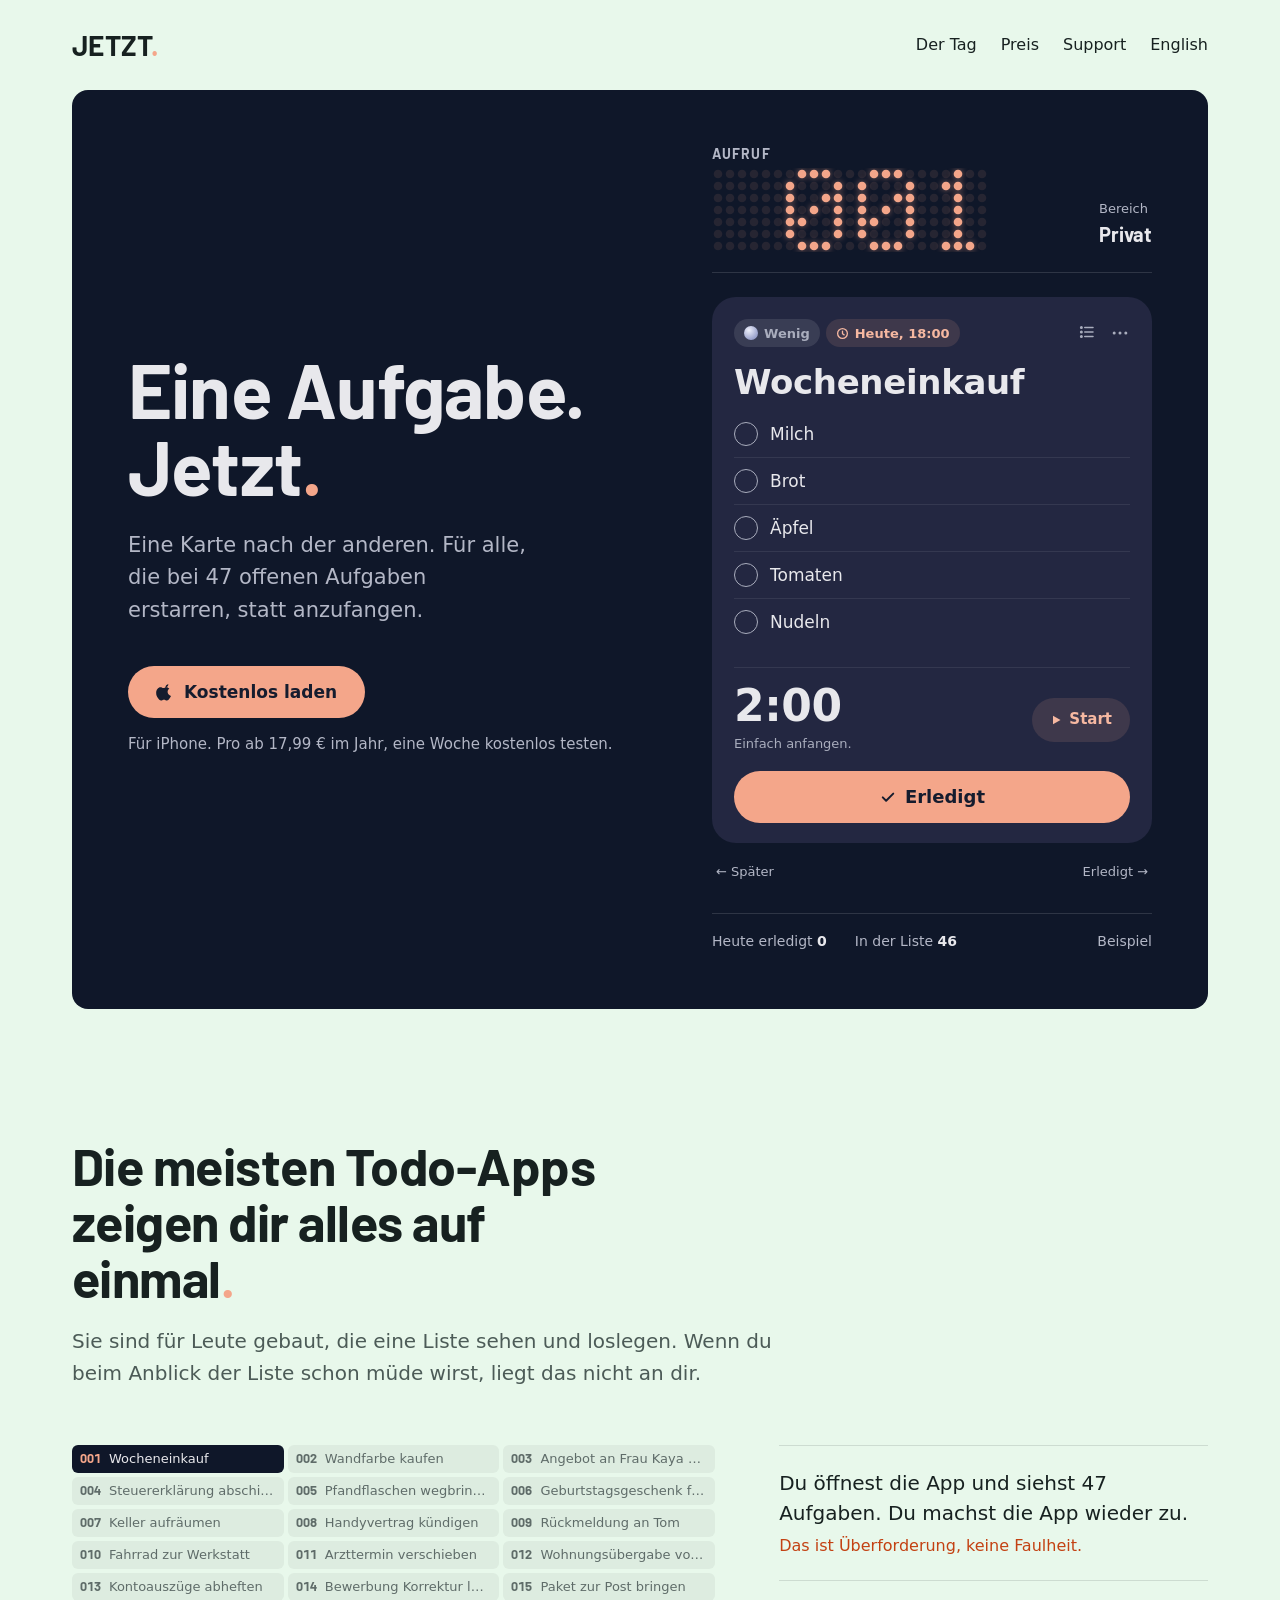
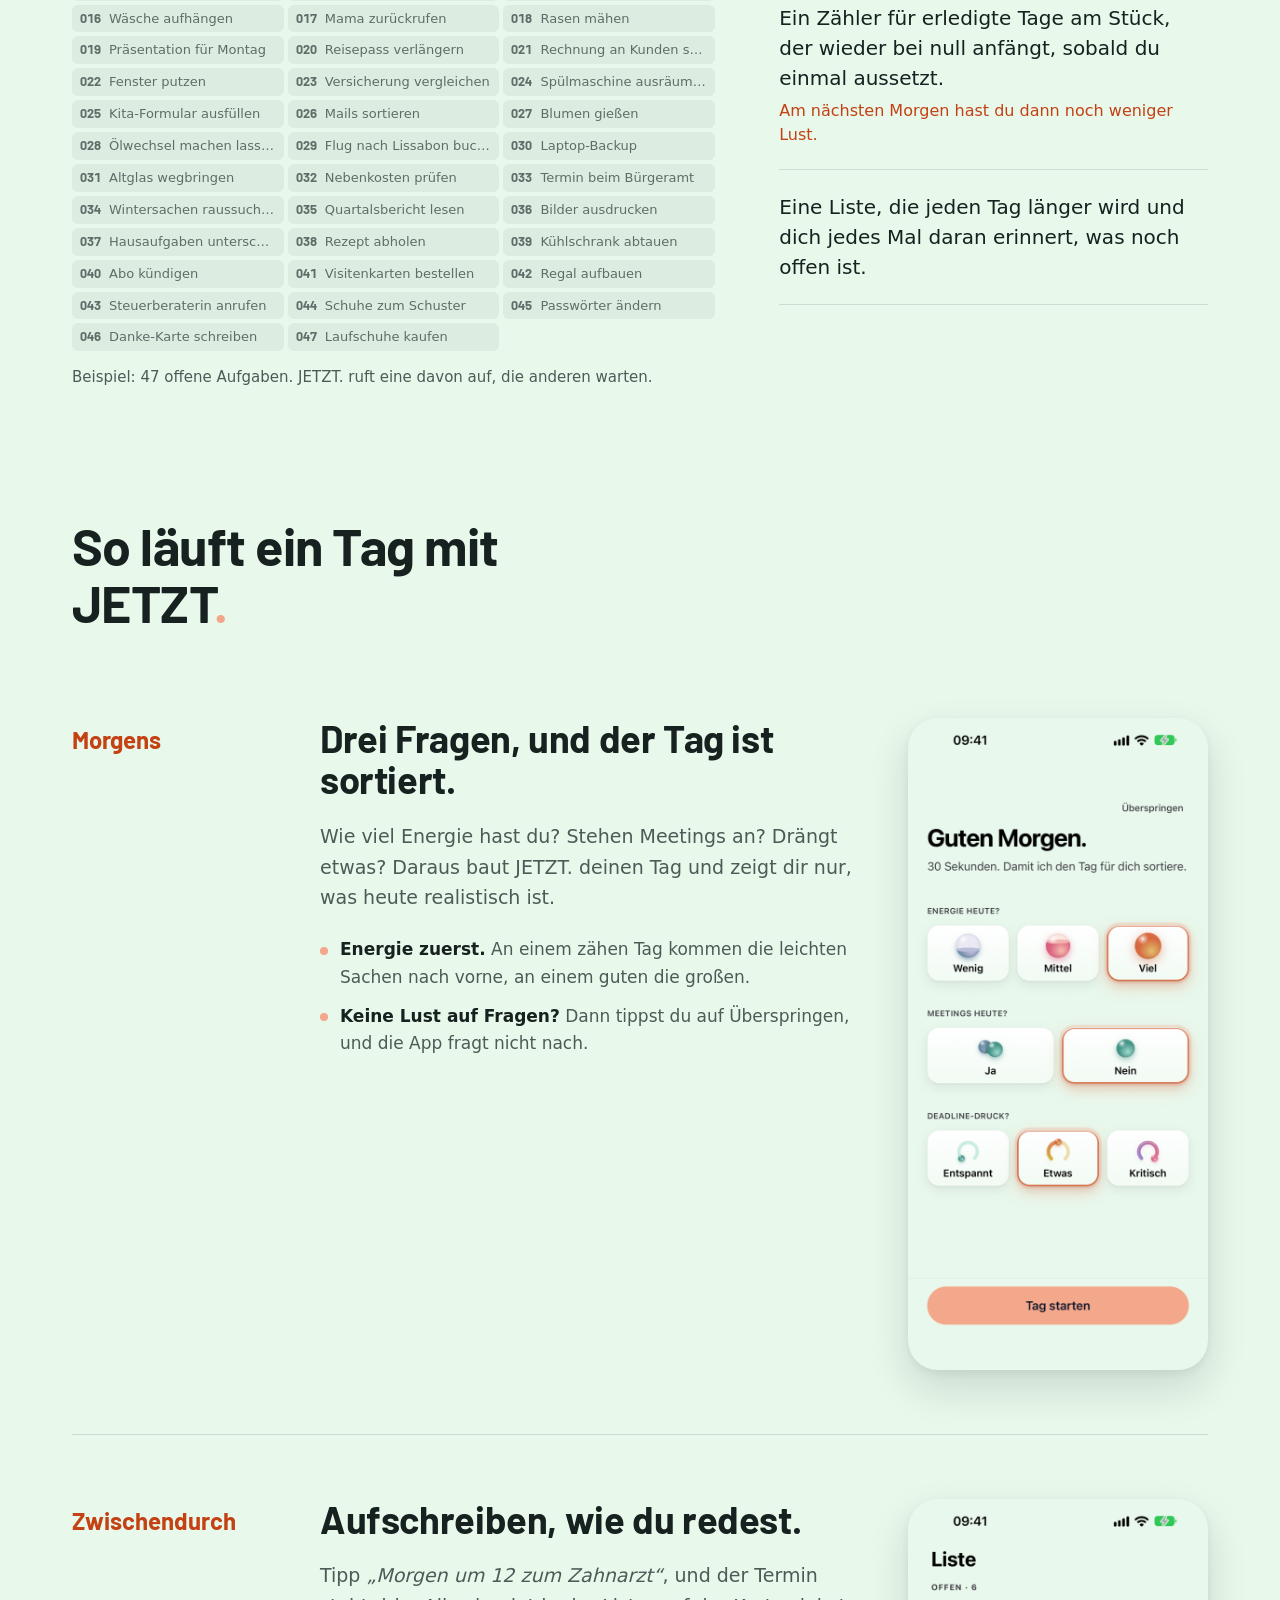
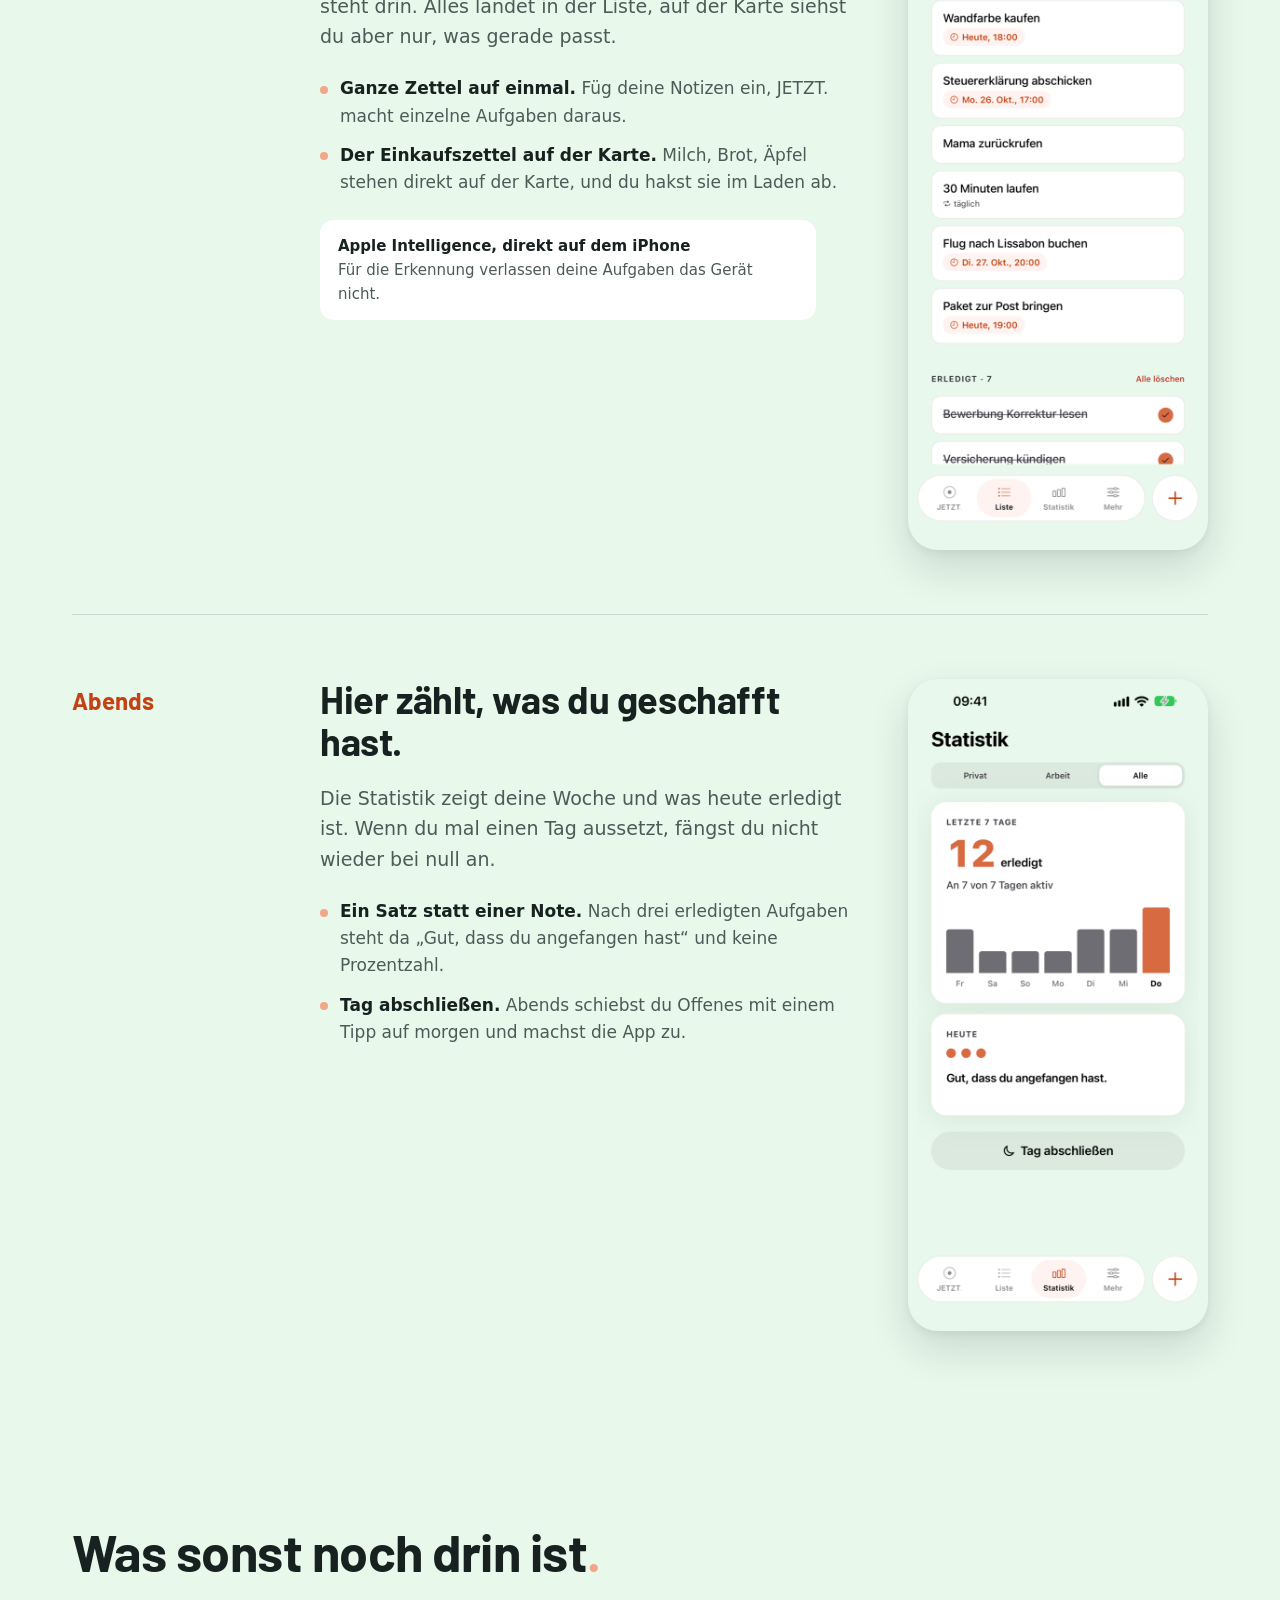
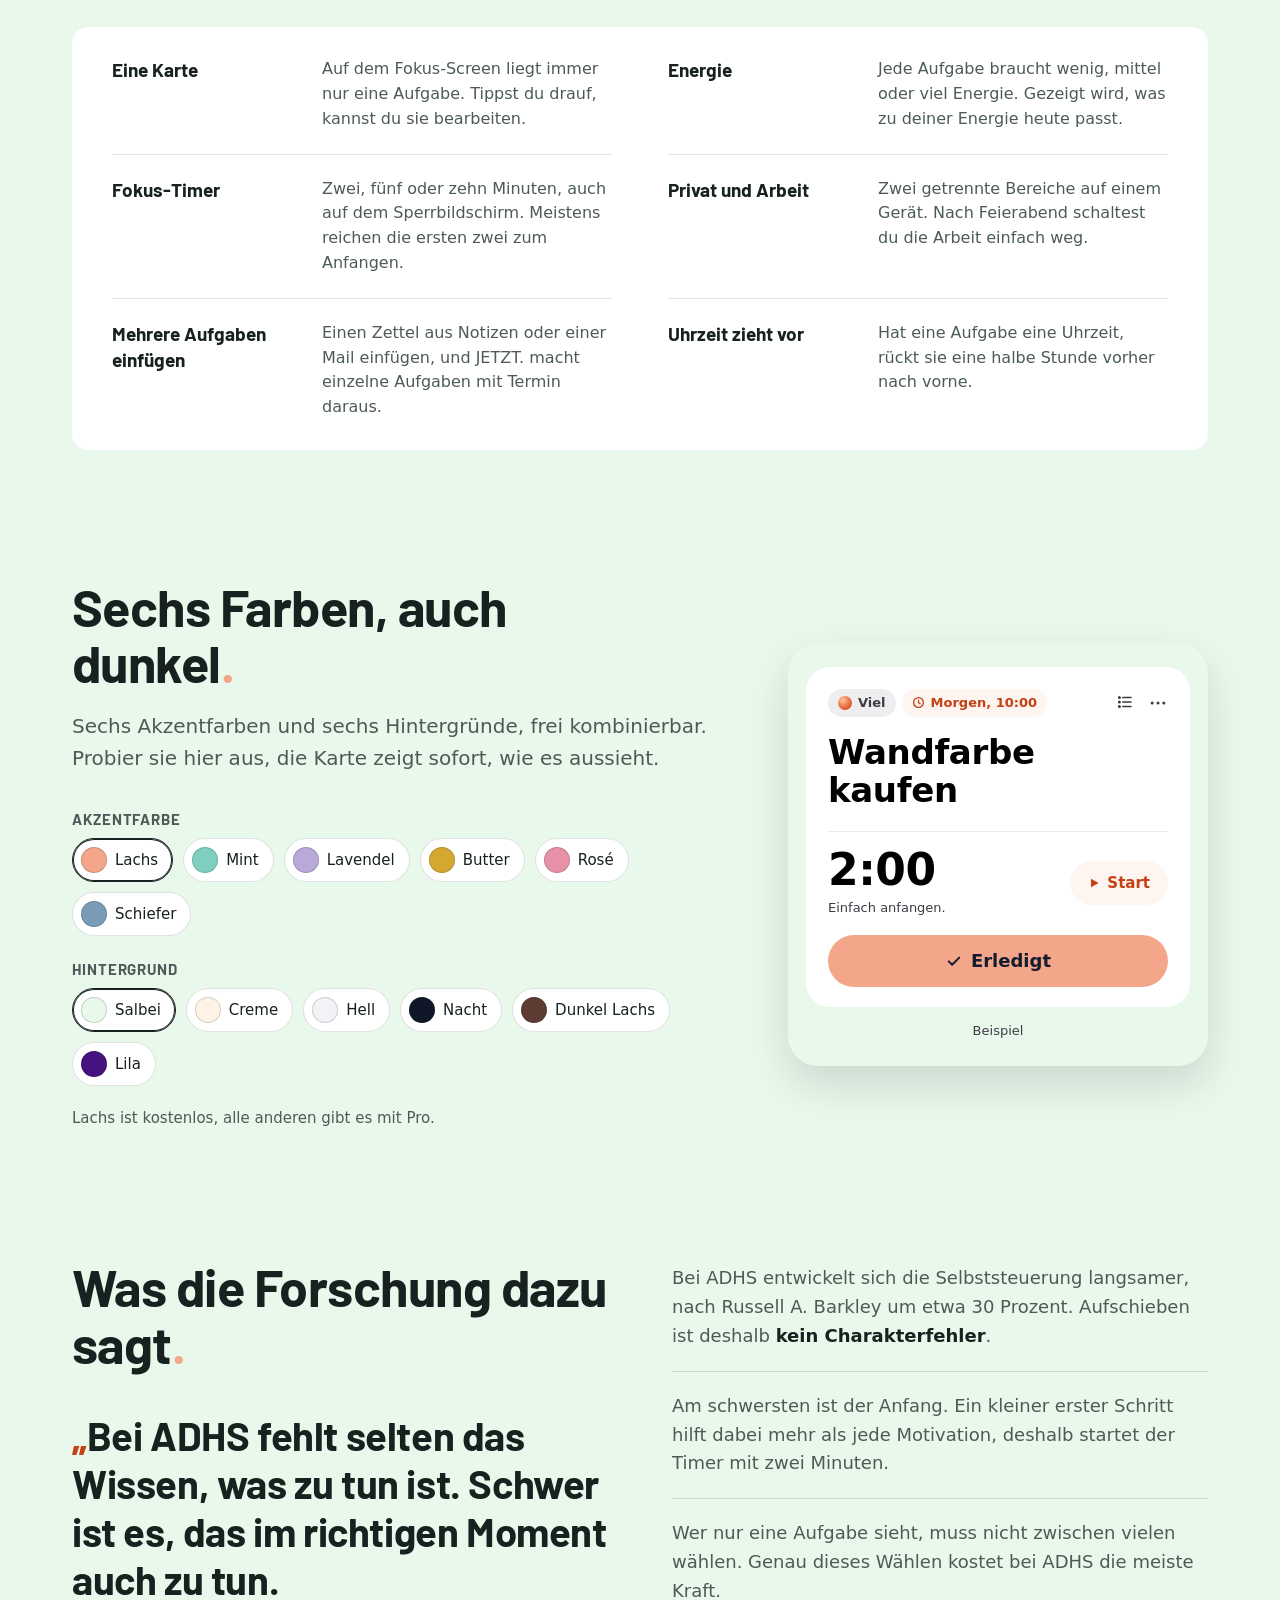
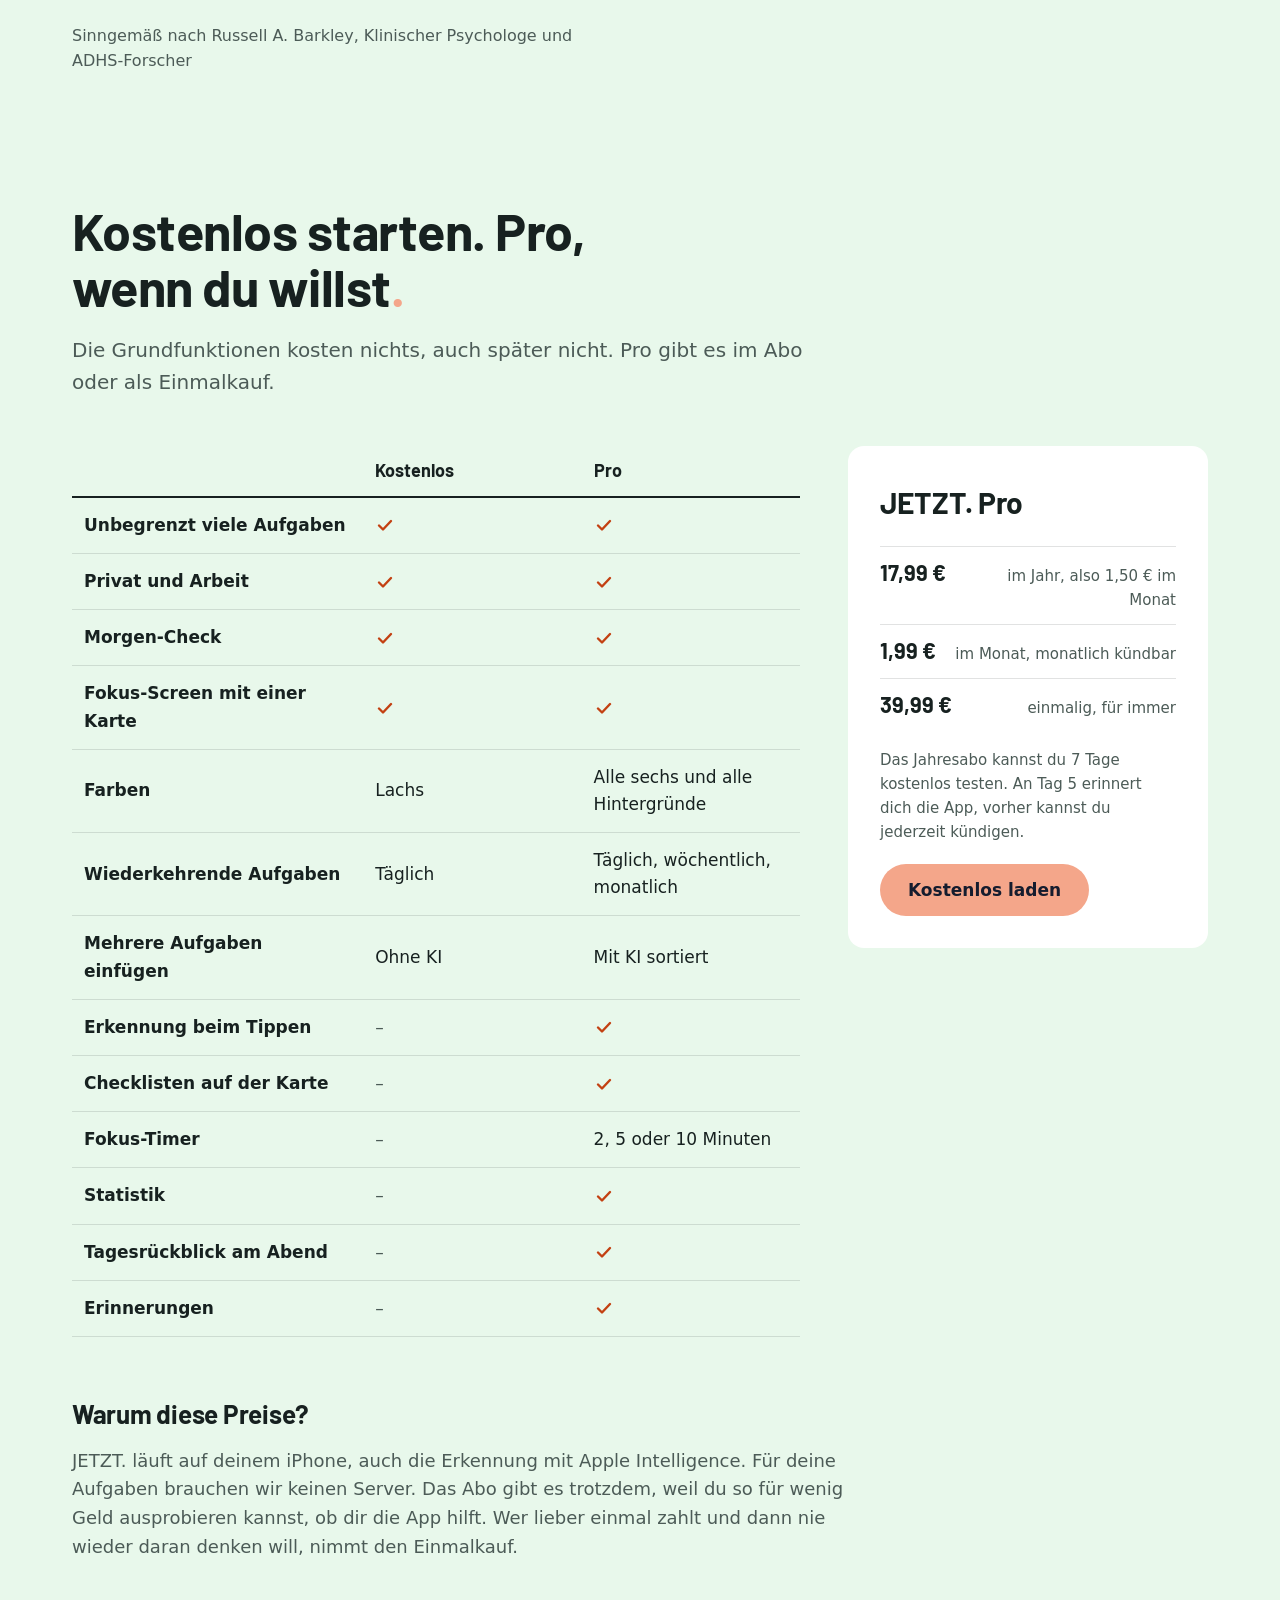
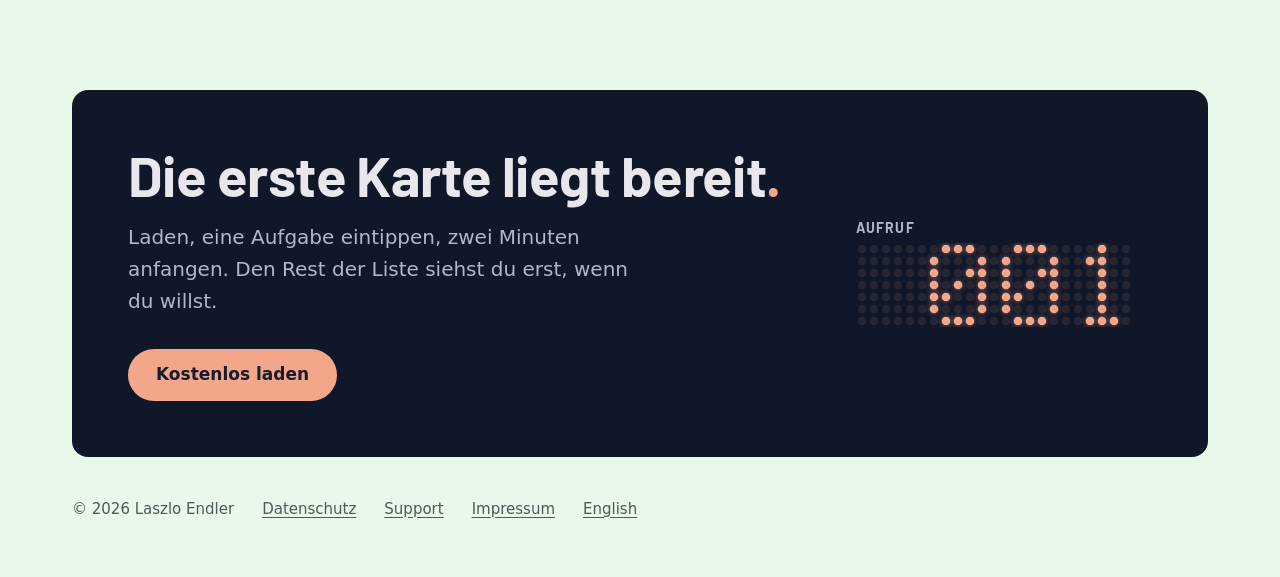
<file: index.html>
<!doctype html>
<html lang="de">
<head>
<meta charset="utf-8">
<meta name="viewport" content="width=device-width, initial-scale=1">
<title>JETZT. Eine Aufgabe. Jetzt.</title>
<meta name="description" content="JETZT. zeigt dir immer nur eine Aufgabe und hilft beim Anfangen. Für iPhone, kostenlos im App Store.">
<meta name="apple-itunes-app" content="app-id=6775079850">
<link rel="alternate" hreflang="de" href="https://laszloendler.github.io/jetzt-app/">
<link rel="alternate" hreflang="en" href="https://laszloendler.github.io/jetzt-app/en/">
<link rel="icon" href="img/icon.png">
<link rel="apple-touch-icon" href="img/icon.png">
<link rel="stylesheet" href="site.css">
<script>document.documentElement.classList.add('js')</script>
</head>
<body>
<div class="wrap">
<header class="top">
<a class="logo" href="./" aria-label="JETZT.">JETZT<span>.</span></a>
<nav aria-label="Hauptmenü">
<a href="#tag">Der Tag</a>
<a href="#preis">Preis</a>
<a href="support/">Support</a>
<a href="en/" lang="en">English</a>
</nav>
</header>

<main>
<section class="board night" aria-labelledby="titel">
<div>
<h1 id="titel">Eine Aufgabe. Jetzt<span class="pt">.</span></h1>
<p class="sub">Eine Karte nach der anderen. Für alle, die bei 47 offenen Aufgaben erstarren, statt anzufangen.</p>
<div class="act">
<a class="btn" href="https://apps.apple.com/app/id6775079850"><svg width="18" height="20" viewBox="0 0 24 24" fill="currentColor" aria-hidden="true"><path d="M16.5 1.5c.1 1-.3 2-1 2.8-.7.8-1.8 1.4-2.8 1.3-.1-1 .4-2 1-2.7.7-.8 1.9-1.3 2.8-1.4zM20 17.2c-.5 1.2-.8 1.7-1.5 2.8-1 1.5-2.3 3.3-4 3.4-1.5 0-1.9-1-3.9-1-2 0-2.4 1-3.9 1-1.7 0-3-1.7-3.9-3.1C-.3 16.9-.6 11 1.9 8c1-1.4 2.6-2.3 4.2-2.3 1.6 0 2.6 1 3.9 1 1.3 0 2-1 3.9-1 1.4 0 2.9.8 3.9 2.1-3.4 1.9-2.9 6.8.3 8.4z"/></svg>Kostenlos laden</a>
<p class="price">Für iPhone. Pro ab 17,99 € im Jahr, eine Woche kostenlos testen.</p>
</div>
</div>

<div class="display" id="display" aria-label="Beispiel: Fokus-Screen von JETZT." role="group">
<div class="call">
<span class="lbl" id="call-lbl">Aufruf</span>
<canvas class="matrix" id="matrix" aria-hidden="true"></canvas><span class="matrix-text num" aria-hidden="true">001</span>
<span></span>
<span class="area"><small>Bereich</small><span id="area">Privat</span></span>
</div>
<p class="sr" id="live" aria-live="polite"></p>
<div class="screen">
<article class="fcard" id="fcard">
<div class="fhead"><span class="fchips"><span class="chip"><i class="orb" id="f-orb" data-e="low"></i><span id="f-energy">Wenig</span></span><span class="chip acc" id="fchip"><svg width="13" height="13" viewBox="0 0 24 24" fill="none" stroke="currentColor" stroke-width="2.4" aria-hidden="true"><circle cx="12" cy="12" r="9"/><path d="M12 7.5v5l3 2" stroke-linecap="round" stroke-linejoin="round"/></svg><span id="fchip-t">Heute, 18:00</span></span></span><span class="ficons" aria-hidden="true"><svg width="18" height="18" viewBox="0 0 24 24" fill="none" stroke="currentColor" stroke-width="2" stroke-linecap="round"><path d="M9 6h11M9 12h11M9 18h11"/><circle cx="4.5" cy="6" r="1" fill="currentColor"/><circle cx="4.5" cy="12" r="1" fill="currentColor"/><circle cx="4.5" cy="18" r="1" fill="currentColor"/></svg><svg width="20" height="20" viewBox="0 0 24 24" fill="currentColor"><circle cx="5" cy="12" r="1.8"/><circle cx="12" cy="12" r="1.8"/><circle cx="19" cy="12" r="1.8"/></svg></span></div>
<p class="ftitle" id="ftitle">Wocheneinkauf</p>
<ul class="flist" id="flist"><li><button type="button" aria-pressed="false"><span class="bx"><svg width="14" height="14" viewBox="0 0 24 24" aria-hidden="true"><path d="M5 12.5l4.5 4.5L19 7.5" fill="none" stroke="#151c2e" stroke-width="3" stroke-linecap="round" stroke-linejoin="round"/></svg></span><span class="tx">Milch</span></button></li><li><button type="button" aria-pressed="false"><span class="bx"><svg width="14" height="14" viewBox="0 0 24 24" aria-hidden="true"><path d="M5 12.5l4.5 4.5L19 7.5" fill="none" stroke="#151c2e" stroke-width="3" stroke-linecap="round" stroke-linejoin="round"/></svg></span><span class="tx">Brot</span></button></li><li><button type="button" aria-pressed="false"><span class="bx"><svg width="14" height="14" viewBox="0 0 24 24" aria-hidden="true"><path d="M5 12.5l4.5 4.5L19 7.5" fill="none" stroke="#151c2e" stroke-width="3" stroke-linecap="round" stroke-linejoin="round"/></svg></span><span class="tx">Äpfel</span></button></li><li><button type="button" aria-pressed="false"><span class="bx"><svg width="14" height="14" viewBox="0 0 24 24" aria-hidden="true"><path d="M5 12.5l4.5 4.5L19 7.5" fill="none" stroke="#151c2e" stroke-width="3" stroke-linecap="round" stroke-linejoin="round"/></svg></span><span class="tx">Tomaten</span></button></li><li><button type="button" aria-pressed="false"><span class="bx"><svg width="14" height="14" viewBox="0 0 24 24" aria-hidden="true"><path d="M5 12.5l4.5 4.5L19 7.5" fill="none" stroke="#151c2e" stroke-width="3" stroke-linecap="round" stroke-linejoin="round"/></svg></span><span class="tx">Nudeln</span></button></li></ul>
<p class="fempty" id="fempty" hidden>Mehr Beispiele gibt es hier nicht. In der App wäre jetzt die nächste Karte dran.</p>
<div class="ftimer"><div><b class="tnum num" id="tnum">2:00</b><span class="tsub" id="tsub">Einfach anfangen.</span></div><button type="button" class="tpill" id="start"><svg class="play" width="12" height="12" viewBox="0 0 24 24" fill="currentColor" aria-hidden="true"><path d="M6 3.5l15 8.5-15 8.5z"/></svg><span id="start-t">Start</span></button></div>
<button type="button" class="fdone" id="done"><svg width="18" height="18" viewBox="0 0 24 24" fill="none" stroke="currentColor" stroke-width="2.6" stroke-linecap="round" stroke-linejoin="round" aria-hidden="true"><path d="M5 12.5l4.5 4.5L19 7.5"/></svg>Erledigt</button>
</article>
<div class="swipe">
<button type="button" id="later">← Später</button>
<span aria-hidden="true">Erledigt →</span>
</div>
</div>
<p class="tally"><span>Heute erledigt <b class="num" id="n-done">0</b></span><span>In der Liste <b class="num" id="n-list">46</b></span><span class="ex">Beispiel</span></p>
</div>
</section>

<section class="sec" aria-labelledby="problem">
<h2 class="h2" id="problem">Die meisten Todo-Apps zeigen dir alles auf einmal<span class="pt">.</span></h2>
<p class="lede">Sie sind für Leute gebaut, die eine Liste sehen und loslegen. Wenn du beim Anblick der Liste schon müde wirst, liegt das nicht an dir.</p>
<div class="queue">
<div>
<ol class="tickets" aria-hidden="true"><li class="on"><b>001</b>Wocheneinkauf</li><li><b>002</b>Wandfarbe kaufen</li><li><b>003</b>Angebot an Frau Kaya schicken</li><li><b>004</b>Steuererklärung abschicken</li><li><b>005</b>Pfandflaschen wegbringen</li><li><b>006</b>Geburtstagsgeschenk für Lena</li><li><b>007</b>Keller aufräumen</li><li><b>008</b>Handyvertrag kündigen</li><li><b>009</b>Rückmeldung an Tom</li><li><b>010</b>Fahrrad zur Werkstatt</li><li><b>011</b>Arzttermin verschieben</li><li><b>012</b>Wohnungsübergabe vorbereiten</li><li><b>013</b>Kontoauszüge abheften</li><li><b>014</b>Bewerbung Korrektur lesen</li><li><b>015</b>Paket zur Post bringen</li><li><b>016</b>Wäsche aufhängen</li><li><b>017</b>Mama zurückrufen</li><li><b>018</b>Rasen mähen</li><li><b>019</b>Präsentation für Montag</li><li><b>020</b>Reisepass verlängern</li><li><b>021</b>Rechnung an Kunden schreiben</li><li><b>022</b>Fenster putzen</li><li><b>023</b>Versicherung vergleichen</li><li><b>024</b>Spülmaschine ausräumen</li><li><b>025</b>Kita-Formular ausfüllen</li><li><b>026</b>Mails sortieren</li><li><b>027</b>Blumen gießen</li><li><b>028</b>Ölwechsel machen lassen</li><li><b>029</b>Flug nach Lissabon buchen</li><li><b>030</b>Laptop-Backup</li><li><b>031</b>Altglas wegbringen</li><li><b>032</b>Nebenkosten prüfen</li><li><b>033</b>Termin beim Bürgeramt</li><li><b>034</b>Wintersachen raussuchen</li><li><b>035</b>Quartalsbericht lesen</li><li><b>036</b>Bilder ausdrucken</li><li><b>037</b>Hausaufgaben unterschreiben</li><li><b>038</b>Rezept abholen</li><li><b>039</b>Kühlschrank abtauen</li><li><b>040</b>Abo kündigen</li><li><b>041</b>Visitenkarten bestellen</li><li><b>042</b>Regal aufbauen</li><li><b>043</b>Steuerberaterin anrufen</li><li><b>044</b>Schuhe zum Schuster</li><li><b>045</b>Passwörter ändern</li><li><b>046</b>Danke-Karte schreiben</li><li><b>047</b>Laufschuhe kaufen</li></ol>
<p class="tickets-cap">Beispiel: 47 offene Aufgaben. JETZT. ruft eine davon auf, die anderen warten.</p>
</div>
<ul class="pains">
<li><p>Du öffnest die App und siehst 47 Aufgaben. Du machst die App wieder zu.<em>Das ist Überforderung, keine Faulheit.</em></p></li>
<li><p>Ein Zähler für erledigte Tage am Stück, der wieder bei null anfängt, sobald du einmal aussetzt.<em>Am nächsten Morgen hast du dann noch weniger Lust.</em></p></li>
<li><p>Eine Liste, die jeden Tag länger wird und dich jedes Mal daran erinnert, was noch offen ist.</p></li>
</ul>
</div>
</section>

<section class="sec" id="tag" aria-labelledby="tag-h">
<h2 class="h2" id="tag-h">So läuft ein Tag mit JETZT<span class="pt">.</span></h2>
<div class="day">
<article class="drow">
<p class="when">Morgens</p>
<div>
<h3>Drei Fragen, und der Tag ist sortiert.</h3>
<p class="lede">Wie viel Energie hast du? Stehen Meetings an? Drängt etwas? Daraus baut JETZT. deinen Tag und zeigt dir nur, was heute realistisch ist.</p>
<ul class="points"><li><strong>Energie zuerst.</strong> An einem zähen Tag kommen die leichten Sachen nach vorne, an einem guten die großen.</li><li><strong>Keine Lust auf Fragen?</strong> Dann tippst du auf Überspringen, und die App fragt nicht nach.</li></ul>
</div>
<img class="shot" src="shots/de/02-morning.png" width="1320" height="2868" loading="lazy" alt="Morgen-Check: Energie, Meetings und Deadline-Druck wählen">
</article>
<article class="drow">
<p class="when">Zwischendurch</p>
<div>
<h3>Aufschreiben, wie du redest.</h3>
<p class="lede">Tipp <em>„Morgen um 12 zum Zahnarzt“</em>, und der Termin steht drin. Alles landet in der Liste, auf der Karte siehst du aber nur, was gerade passt.</p>
<ul class="points"><li><strong>Ganze Zettel auf einmal.</strong> Füg deine Notizen ein, JETZT. macht einzelne Aufgaben daraus.</li><li><strong>Der Einkaufszettel auf der Karte.</strong> Milch, Brot, Äpfel stehen direkt auf der Karte, und du hakst sie im Laden ab.</li></ul>
<p class="ai"><strong>Apple Intelligence, direkt auf dem iPhone</strong><span>Für die Erkennung verlassen deine Aufgaben das Gerät nicht.</span></p>
</div>
<img class="shot" src="shots/de/05-list.png" width="1320" height="2868" loading="lazy" alt="Aufgabenliste mit offenen und erledigten Aufgaben">
</article>
<article class="drow">
<p class="when">Abends</p>
<div>
<h3>Hier zählt, was du geschafft hast.</h3>
<p class="lede">Die Statistik zeigt deine Woche und was heute erledigt ist. Wenn du mal einen Tag aussetzt, fängst du nicht wieder bei null an.</p>
<ul class="points"><li><strong>Ein Satz statt einer Note.</strong> Nach drei erledigten Aufgaben steht da „Gut, dass du angefangen hast“ und keine Prozentzahl.</li><li><strong>Tag abschließen.</strong> Abends schiebst du Offenes mit einem Tipp auf morgen und machst die App zu.</li></ul>
</div>
<img class="shot" src="shots/de/06-stats.png" width="1320" height="2868" loading="lazy" alt="Statistik: Aufgaben dieser Woche und Tagesabschluss">
</article>
</div>
</section>

<section class="sec" aria-labelledby="feats-h">
<h2 class="h2" id="feats-h">Was sonst noch drin ist<span class="pt">.</span></h2>
<div class="feats">
<dl>
<div class="feat"><dt>Eine Karte</dt><dd>Auf dem Fokus-Screen liegt immer nur eine Aufgabe. Tippst du drauf, kannst du sie bearbeiten.</dd></div>
<div class="feat"><dt>Energie</dt><dd>Jede Aufgabe braucht wenig, mittel oder viel Energie. Gezeigt wird, was zu deiner Energie heute passt.</dd></div>
<div class="feat"><dt>Fokus-Timer</dt><dd>Zwei, fünf oder zehn Minuten, auch auf dem Sperrbildschirm. Meistens reichen die ersten zwei zum Anfangen.</dd></div>
<div class="feat"><dt>Privat und Arbeit</dt><dd>Zwei getrennte Bereiche auf einem Gerät. Nach Feierabend schaltest du die Arbeit einfach weg.</dd></div>
<div class="feat"><dt>Mehrere Aufgaben einfügen</dt><dd>Einen Zettel aus Notizen oder einer Mail einfügen, und JETZT. macht einzelne Aufgaben mit Termin daraus.</dd></div>
<div class="feat"><dt>Uhrzeit zieht vor</dt><dd>Hat eine Aufgabe eine Uhrzeit, rückt sie eine halbe Stunde vorher nach vorne.</dd></div>
</dl>
</div>
</section>

<section class="sec colors" aria-labelledby="farben">
<div>
<h2 class="h2" id="farben">Sechs Farben, auch dunkel<span class="pt">.</span></h2>
<p class="lede">Sechs Akzentfarben und sechs Hintergründe, frei kombinierbar. Probier sie hier aus, die Karte zeigt sofort, wie es aussieht.</p>
<form class="picker" id="picker">
<fieldset><legend>Akzentfarbe</legend><div class="sw"><label><input type="radio" name="accent" value="salmon" checked><i style="background:#f4a68a"></i>Lachs</label><label><input type="radio" name="accent" value="mint"><i style="background:#7ecfc0"></i>Mint</label><label><input type="radio" name="accent" value="lavender"><i style="background:#b8a9d9"></i>Lavendel</label><label><input type="radio" name="accent" value="butter"><i style="background:#d4a830"></i>Butter</label><label><input type="radio" name="accent" value="blush"><i style="background:#e890a8"></i>Rosé</label><label><input type="radio" name="accent" value="slate"><i style="background:#7a9bb5"></i>Schiefer</label></div></fieldset>
<fieldset><legend>Hintergrund</legend><div class="sw"><label><input type="radio" name="bg" value="mintLight" checked><i style="background:#e8f8eb"></i>Salbei</label><label><input type="radio" name="bg" value="cream"><i style="background:#fff3e7"></i>Creme</label><label><input type="radio" name="bg" value="light"><i style="background:#f2f2f7"></i>Hell</label><label><input type="radio" name="bg" value="night"><i style="background:#0f1729"></i>Nacht</label><label><input type="radio" name="bg" value="darkSalmon"><i style="background:#5d3a32"></i>Dunkel Lachs</label><label><input type="radio" name="bg" value="darkPurple"><i style="background:#45127f"></i>Lila</label></div></fieldset>
</form>
<p class="free">Lachs ist kostenlos, alle anderen gibt es mit Pro.</p>
</div>
<figure class="preview" id="preview" style="margin:0" aria-hidden="true">
<div class="fcard pcard">
<div class="fhead"><span class="fchips"><span class="chip"><i class="orb" data-e="high"></i>Viel</span><span class="chip acc"><svg width="13" height="13" viewBox="0 0 24 24" fill="none" stroke="currentColor" stroke-width="2.4" aria-hidden="true"><circle cx="12" cy="12" r="9"/><path d="M12 7.5v5l3 2" stroke-linecap="round" stroke-linejoin="round"/></svg>Morgen, 10:00</span></span><span class="ficons" aria-hidden="true"><svg width="18" height="18" viewBox="0 0 24 24" fill="none" stroke="currentColor" stroke-width="2" stroke-linecap="round"><path d="M9 6h11M9 12h11M9 18h11"/><circle cx="4.5" cy="6" r="1" fill="currentColor"/><circle cx="4.5" cy="12" r="1" fill="currentColor"/><circle cx="4.5" cy="18" r="1" fill="currentColor"/></svg><svg width="20" height="20" viewBox="0 0 24 24" fill="currentColor"><circle cx="5" cy="12" r="1.8"/><circle cx="12" cy="12" r="1.8"/><circle cx="19" cy="12" r="1.8"/></svg></span></div>
<p class="ftitle">Wandfarbe kaufen</p>
<div class="ftimer"><div><b class="tnum num">2:00</b><span class="tsub">Einfach anfangen.</span></div><span class="tpill"><svg class="play" width="12" height="12" viewBox="0 0 24 24" fill="currentColor" aria-hidden="true"><path d="M6 3.5l15 8.5-15 8.5z"/></svg>Start</span></div>
<span class="fdone"><svg width="18" height="18" viewBox="0 0 24 24" fill="none" stroke="currentColor" stroke-width="2.6" stroke-linecap="round" stroke-linejoin="round" aria-hidden="true"><path d="M5 12.5l4.5 4.5L19 7.5"/></svg>Erledigt</span>
</div>
<figcaption>Beispiel</figcaption>
</figure>
</section>

<section class="sec research" aria-labelledby="forschung">
<div>
<h2 class="h2" id="forschung">Was die Forschung dazu sagt<span class="pt">.</span></h2>
<figure class="quote" style="margin-top:40px">
<blockquote><p>Bei ADHS fehlt selten das Wissen, was zu tun ist. Schwer ist es, das im richtigen Moment auch zu tun.</p></blockquote>
<figcaption>Sinngemäß nach Russell A. Barkley, Klinischer Psychologe und ADHS-Forscher</figcaption>
</figure>
</div>
<ul class="facts"><li>Bei ADHS entwickelt sich die Selbststeuerung langsamer, nach Russell A. Barkley um etwa 30 Prozent. Aufschieben ist deshalb <b>kein Charakterfehler</b>.</li><li>Am schwersten ist der Anfang. Ein kleiner erster Schritt hilft dabei mehr als jede Motivation, deshalb startet der Timer mit zwei Minuten.</li><li>Wer nur eine Aufgabe sieht, muss nicht zwischen vielen wählen. Genau dieses Wählen kostet bei ADHS die meiste Kraft.</li></ul>
</section>

<section class="sec" id="preis" aria-labelledby="preis-h">
<h2 class="h2" id="preis-h">Kostenlos starten. Pro, wenn du willst<span class="pt">.</span></h2>
<p class="lede">Die Grundfunktionen kosten nichts, auch später nicht. Pro gibt es im Abo oder als Einmalkauf.</p>
<div class="plans">
<table>
<caption class="sr">Funktionen in der kostenlosen Version und in Pro</caption>
<thead><tr><th scope="col"><span class="sr">Funktion</span></th><th scope="col">Kostenlos</th><th scope="col">Pro</th></tr></thead>
<tbody><tr><th scope="row">Unbegrenzt viele Aufgaben</th><td><svg width="20" height="20" viewBox="0 0 20 20" aria-hidden="true"><path d="M4 10.5l4 4L16 6" fill="none" stroke="currentColor" stroke-width="2.4" stroke-linecap="round" stroke-linejoin="round"/></svg><span class="sr">enthalten</span></td><td><svg width="20" height="20" viewBox="0 0 20 20" aria-hidden="true"><path d="M4 10.5l4 4L16 6" fill="none" stroke="currentColor" stroke-width="2.4" stroke-linecap="round" stroke-linejoin="round"/></svg><span class="sr">enthalten</span></td></tr><tr><th scope="row">Privat und Arbeit</th><td><svg width="20" height="20" viewBox="0 0 20 20" aria-hidden="true"><path d="M4 10.5l4 4L16 6" fill="none" stroke="currentColor" stroke-width="2.4" stroke-linecap="round" stroke-linejoin="round"/></svg><span class="sr">enthalten</span></td><td><svg width="20" height="20" viewBox="0 0 20 20" aria-hidden="true"><path d="M4 10.5l4 4L16 6" fill="none" stroke="currentColor" stroke-width="2.4" stroke-linecap="round" stroke-linejoin="round"/></svg><span class="sr">enthalten</span></td></tr><tr><th scope="row">Morgen-Check</th><td><svg width="20" height="20" viewBox="0 0 20 20" aria-hidden="true"><path d="M4 10.5l4 4L16 6" fill="none" stroke="currentColor" stroke-width="2.4" stroke-linecap="round" stroke-linejoin="round"/></svg><span class="sr">enthalten</span></td><td><svg width="20" height="20" viewBox="0 0 20 20" aria-hidden="true"><path d="M4 10.5l4 4L16 6" fill="none" stroke="currentColor" stroke-width="2.4" stroke-linecap="round" stroke-linejoin="round"/></svg><span class="sr">enthalten</span></td></tr><tr><th scope="row">Fokus-Screen mit einer Karte</th><td><svg width="20" height="20" viewBox="0 0 20 20" aria-hidden="true"><path d="M4 10.5l4 4L16 6" fill="none" stroke="currentColor" stroke-width="2.4" stroke-linecap="round" stroke-linejoin="round"/></svg><span class="sr">enthalten</span></td><td><svg width="20" height="20" viewBox="0 0 20 20" aria-hidden="true"><path d="M4 10.5l4 4L16 6" fill="none" stroke="currentColor" stroke-width="2.4" stroke-linecap="round" stroke-linejoin="round"/></svg><span class="sr">enthalten</span></td></tr><tr><th scope="row">Farben</th><td>Lachs</td><td>Alle sechs und alle Hintergründe</td></tr><tr><th scope="row">Wiederkehrende Aufgaben</th><td>Täglich</td><td>Täglich, wöchentlich, monatlich</td></tr><tr><th scope="row">Mehrere Aufgaben einfügen</th><td>Ohne KI</td><td>Mit KI sortiert</td></tr><tr><th scope="row">Erkennung beim Tippen</th><td><span class="no" aria-hidden="true">–</span><span class="sr">nicht enthalten</span></td><td><svg width="20" height="20" viewBox="0 0 20 20" aria-hidden="true"><path d="M4 10.5l4 4L16 6" fill="none" stroke="currentColor" stroke-width="2.4" stroke-linecap="round" stroke-linejoin="round"/></svg><span class="sr">enthalten</span></td></tr><tr><th scope="row">Checklisten auf der Karte</th><td><span class="no" aria-hidden="true">–</span><span class="sr">nicht enthalten</span></td><td><svg width="20" height="20" viewBox="0 0 20 20" aria-hidden="true"><path d="M4 10.5l4 4L16 6" fill="none" stroke="currentColor" stroke-width="2.4" stroke-linecap="round" stroke-linejoin="round"/></svg><span class="sr">enthalten</span></td></tr><tr><th scope="row">Fokus-Timer</th><td><span class="no" aria-hidden="true">–</span><span class="sr">nicht enthalten</span></td><td>2, 5 oder 10 Minuten</td></tr><tr><th scope="row">Statistik</th><td><span class="no" aria-hidden="true">–</span><span class="sr">nicht enthalten</span></td><td><svg width="20" height="20" viewBox="0 0 20 20" aria-hidden="true"><path d="M4 10.5l4 4L16 6" fill="none" stroke="currentColor" stroke-width="2.4" stroke-linecap="round" stroke-linejoin="round"/></svg><span class="sr">enthalten</span></td></tr><tr><th scope="row">Tagesrückblick am Abend</th><td><span class="no" aria-hidden="true">–</span><span class="sr">nicht enthalten</span></td><td><svg width="20" height="20" viewBox="0 0 20 20" aria-hidden="true"><path d="M4 10.5l4 4L16 6" fill="none" stroke="currentColor" stroke-width="2.4" stroke-linecap="round" stroke-linejoin="round"/></svg><span class="sr">enthalten</span></td></tr><tr><th scope="row">Erinnerungen</th><td><span class="no" aria-hidden="true">–</span><span class="sr">nicht enthalten</span></td><td><svg width="20" height="20" viewBox="0 0 20 20" aria-hidden="true"><path d="M4 10.5l4 4L16 6" fill="none" stroke="currentColor" stroke-width="2.4" stroke-linecap="round" stroke-linejoin="round"/></svg><span class="sr">enthalten</span></td></tr></tbody>
</table>
<div class="pro">
<h3>JETZT. Pro</h3>
<ul>
<li><b class="num">17,99 €</b><span>im Jahr, also 1,50 € im Monat</span></li>
<li><b class="num">1,99 €</b><span>im Monat, monatlich kündbar</span></li>
<li><b class="num">39,99 €</b><span>einmalig, für immer</span></li>
</ul>
<p>Das Jahresabo kannst du 7 Tage kostenlos testen. An Tag 5 erinnert dich die App, vorher kannst du jederzeit kündigen.</p>
<a class="btn" href="https://apps.apple.com/app/id6775079850">Kostenlos laden</a>
</div>
</div>
<div class="why">
<h3>Warum diese Preise?</h3>
<p>JETZT. läuft auf deinem iPhone, auch die Erkennung mit Apple Intelligence. Für deine Aufgaben brauchen wir keinen Server. Das Abo gibt es trotzdem, weil du so für wenig Geld ausprobieren kannst, ob dir die App hilft. Wer lieber einmal zahlt und dann nie wieder daran denken will, nimmt den Einmalkauf.</p>
</div>
</section>

<section class="close night" aria-labelledby="schluss">
<div>
<h2 id="schluss">Die erste Karte liegt bereit<span class="pt">.</span></h2>
<p>Laden, eine Aufgabe eintippen, zwei Minuten anfangen. Den Rest der Liste siehst du erst, wenn du willst.</p>
<div style="margin-top:32px"><a class="btn" href="https://apps.apple.com/app/id6775079850">Kostenlos laden</a></div>
</div>
<div class="call" aria-hidden="true">
<span class="lbl">Aufruf</span>
<canvas class="matrix" data-text="001"></canvas><span class="matrix-text num">001</span>
</div>
</section>
</main>

<footer class="foot">
<span>© 2026 Laszlo Endler</span>
<a href="https://laszloendler.github.io/jetzt-app-legal/JETZT-Datenschutzerklaerung.html">Datenschutz</a>
<a href="support/">Support</a>
<a href="https://laszloendler.github.io/jetzt-app-legal/JETZT-Impressum.html">Impressum</a>
<a href="en/" lang="en">English</a>
</footer>
</div>
<script type="application/json" id="data">{"call": "Aufruf", "focus": "Fokus", "energy": {"low": "Wenig", "medium": "Mittel", "high": "Viel"}, "sub": {"idle": "Einfach anfangen.", "running": "Einfach dranbleiben.", "paused": "Pausiert.", "finished": "Gut gemacht!"}, "pill": {"idle": "Start", "running": "Läuft", "paused": "Weiter", "finished": "Nochmal"}, "allDone": "Für heute ist alles aufgerufen.", "callSay": "Aufruf {n}: {t}", "timerSay": "Zwei Minuten laufen.", "timeUp": "Zwei Minuten geschafft.", "tasks": [{"title": "Wocheneinkauf", "energy": "low", "chip": "Heute, 18:00", "area": "Privat", "list": ["Milch", "Brot", "Äpfel", "Tomaten", "Nudeln"]}, {"title": "Wandfarbe kaufen", "energy": "high", "chip": "Morgen, 10:00", "area": "Privat"}, {"title": "Angebot an Frau Kaya schicken", "energy": "medium", "chip": "Heute, 11:30", "area": "Arbeit"}, {"title": "Steuererklärung abschicken", "energy": "high", "chip": "Morgen, 17:00", "area": "Privat"}, {"title": "Pfandflaschen wegbringen", "energy": "low", "chip": "", "area": "Privat"}], "accents": [{"key": "salmon", "accent": "#f4a68a", "onLight": "#c34112", "onDark": "#f6b8a1", "soft": "rgba(244,166,138,.13)"}, {"key": "mint", "accent": "#7ecfc0", "onLight": "#2d786a", "onDark": "#85d2c4", "soft": "rgba(126,207,192,.13)"}, {"key": "lavender", "accent": "#b8a9d9", "onLight": "#7b5fb8", "onDark": "#cabee2", "soft": "rgba(184,169,217,.13)"}, {"key": "butter", "accent": "#d4a830", "onLight": "#876a1c", "onDark": "#e0c16b", "soft": "rgba(212,168,48,.13)"}, {"key": "blush", "accent": "#e890a8", "onLight": "#ce2b57", "onDark": "#f0b6c6", "soft": "rgba(232,144,168,.13)"}, {"key": "slate", "accent": "#7a9bb5", "onLight": "#4f728e", "onDark": "#b5c7d6", "soft": "rgba(122,155,181,.13)"}], "bgs": [{"key": "mintLight", "hex": "#e8f8eb", "card": "#ffffff", "dark": false}, {"key": "cream", "hex": "#fff3e7", "card": "#ffffff", "dark": false}, {"key": "light", "hex": "#f2f2f7", "card": "#ffffff", "dark": false}, {"key": "night", "hex": "#0f1729", "card": "#232741", "dark": true}, {"key": "darkSalmon", "hex": "#5d3a32", "card": "#6e483e", "dark": true}, {"key": "darkPurple", "hex": "#45127f", "card": "#5e27a6", "dark": true}]}</script>
<script src="site.js"></script>
</body>
</html>
</file>
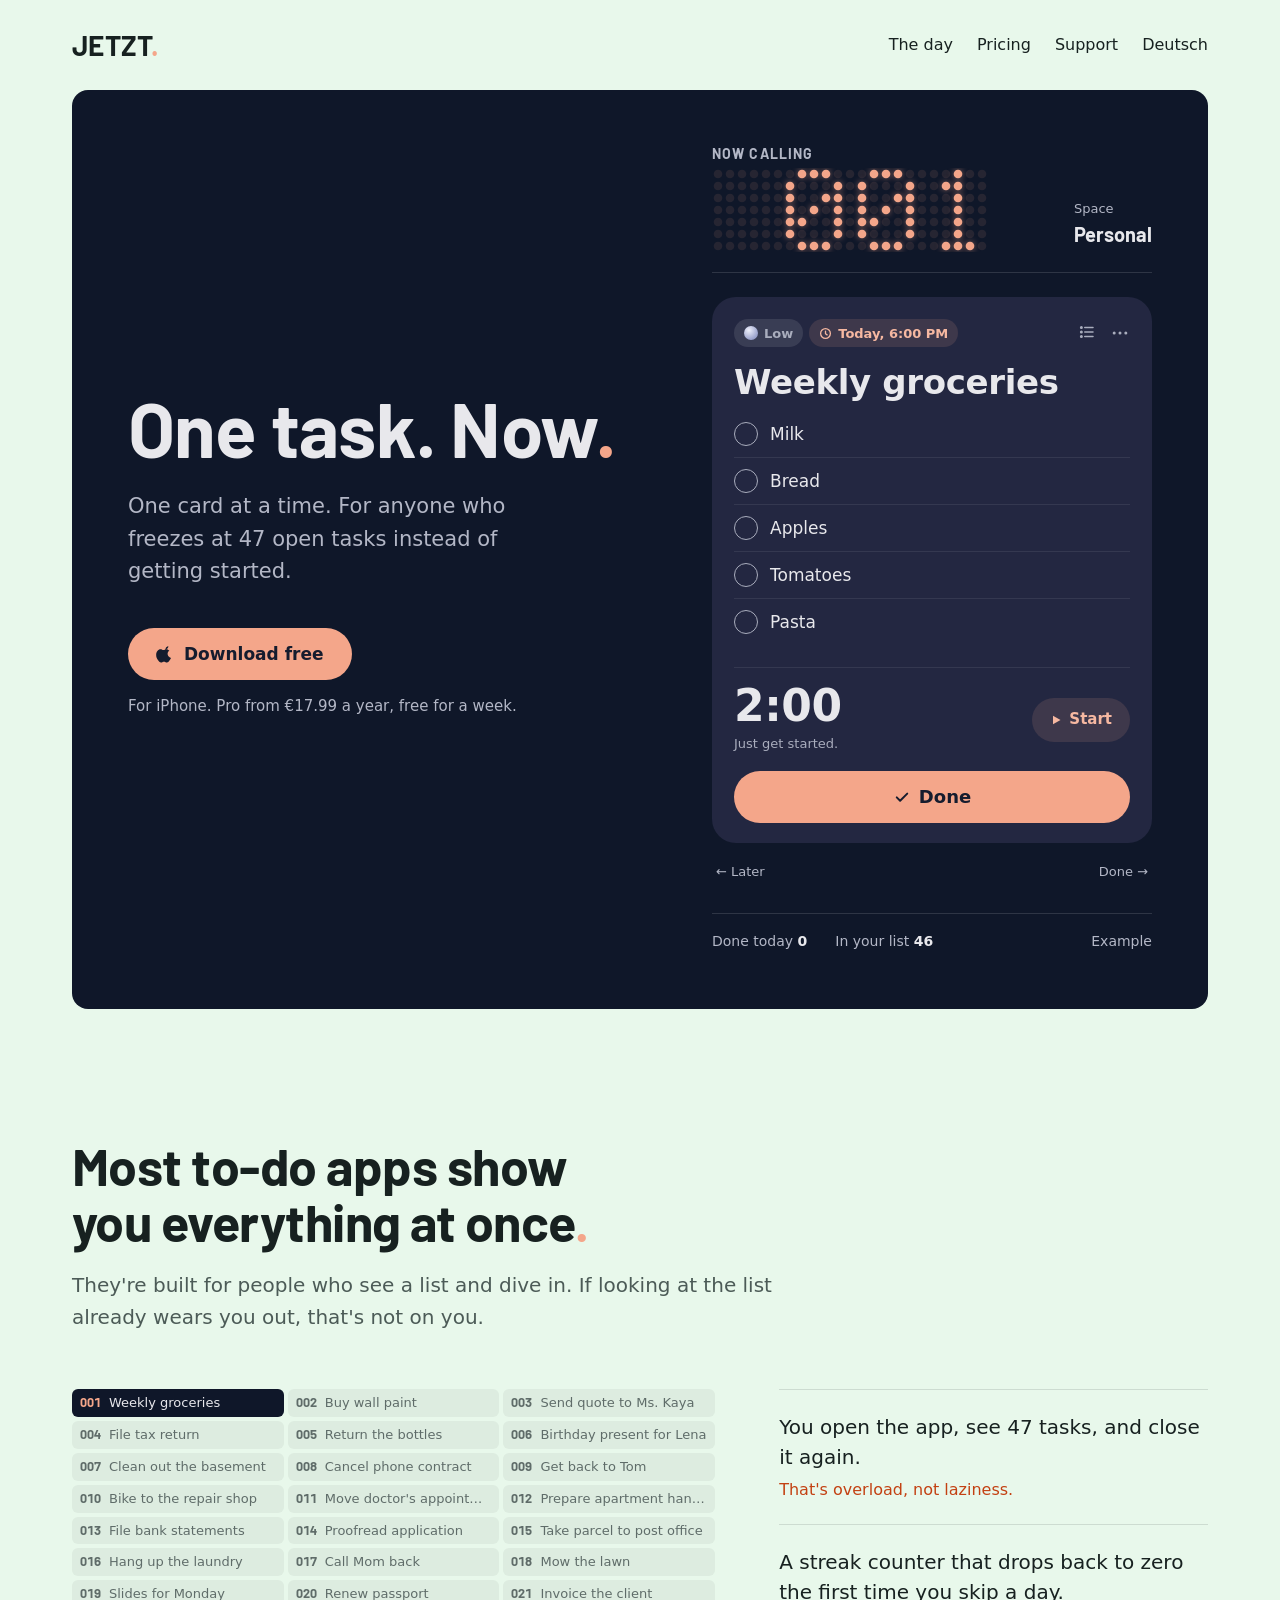
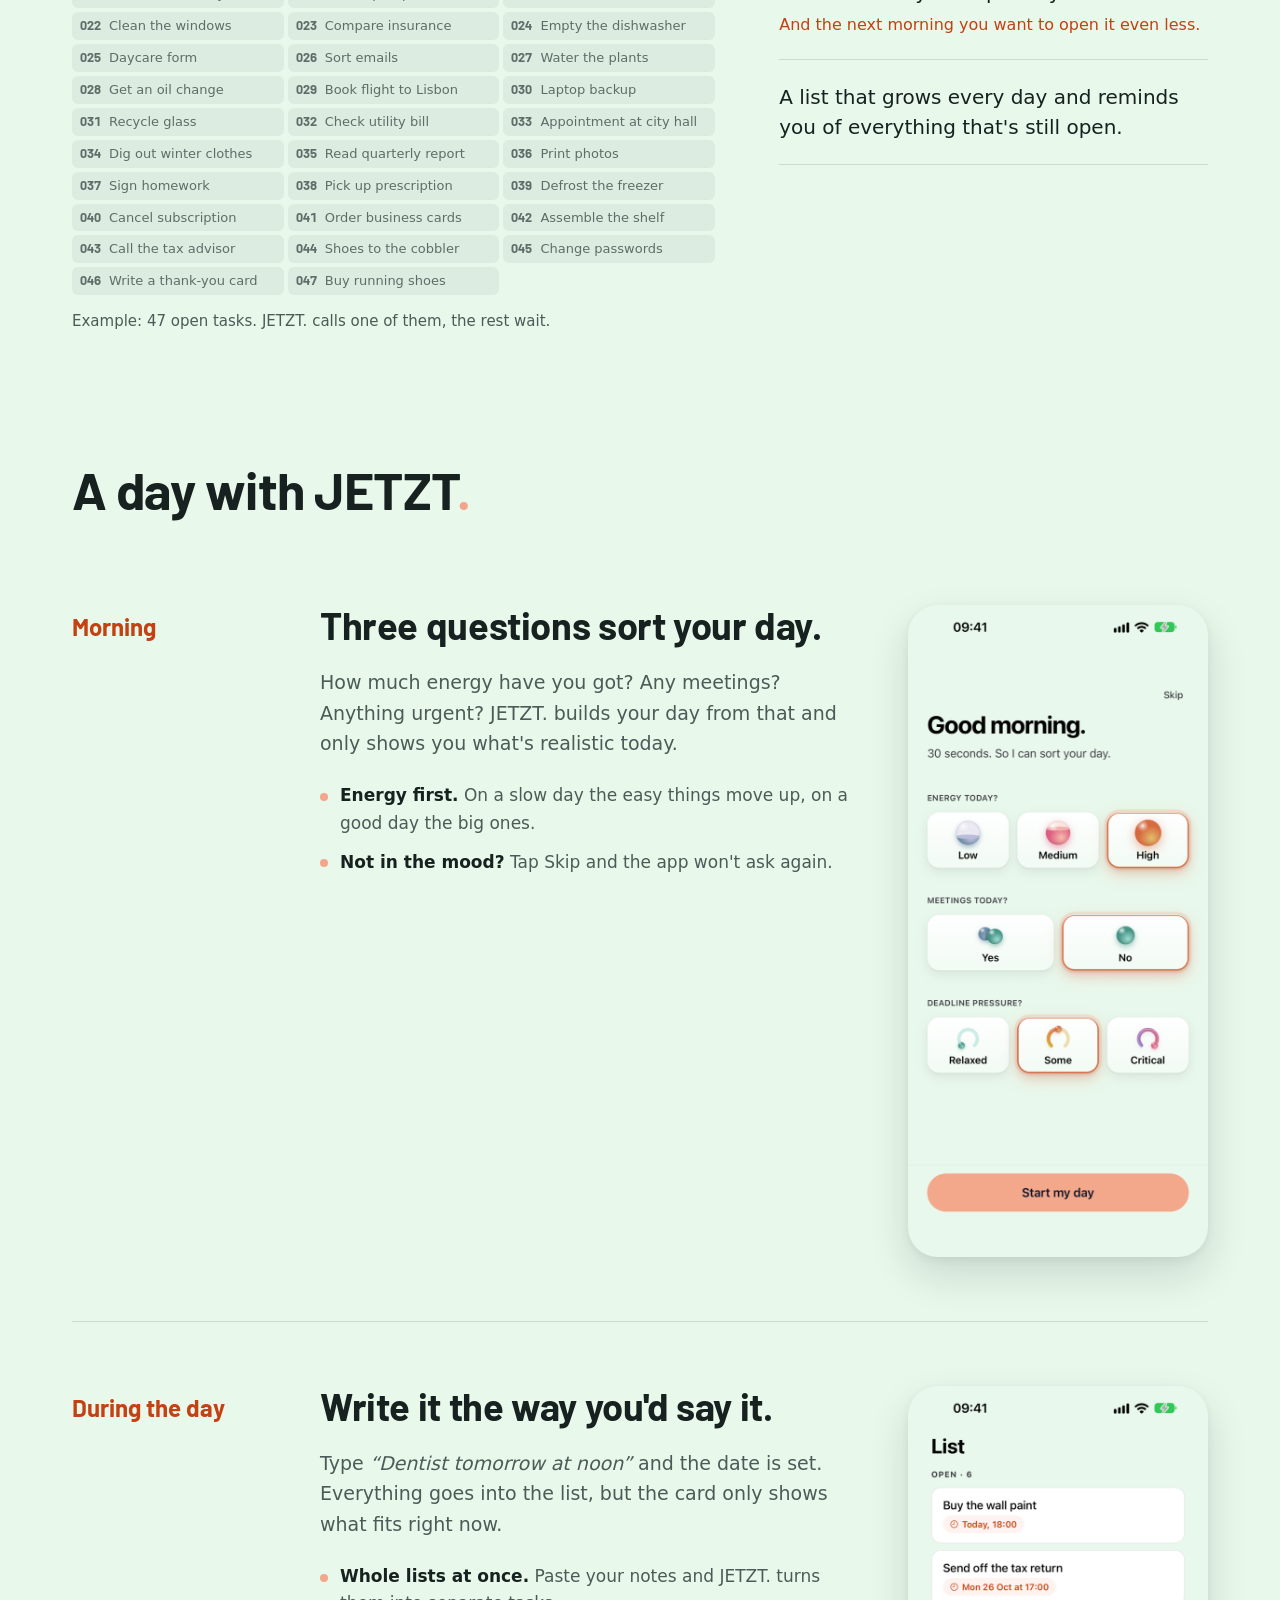
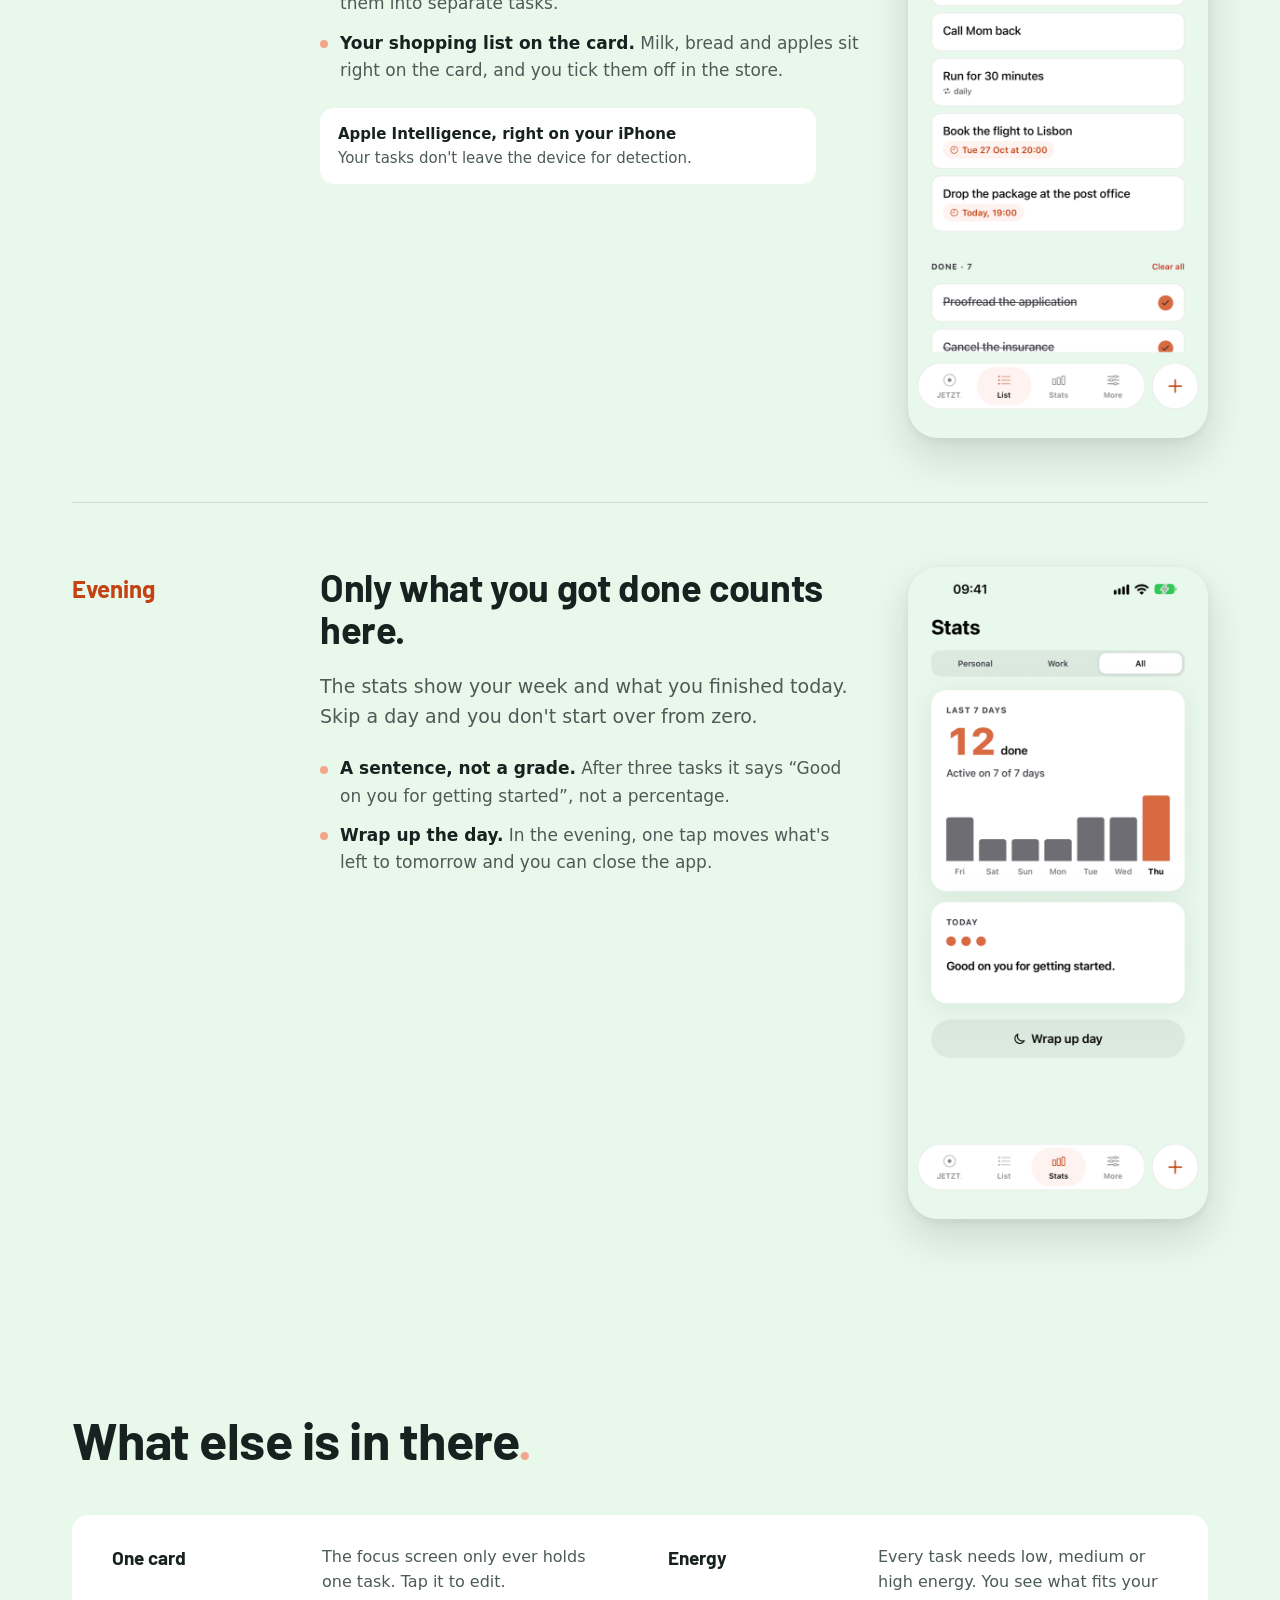
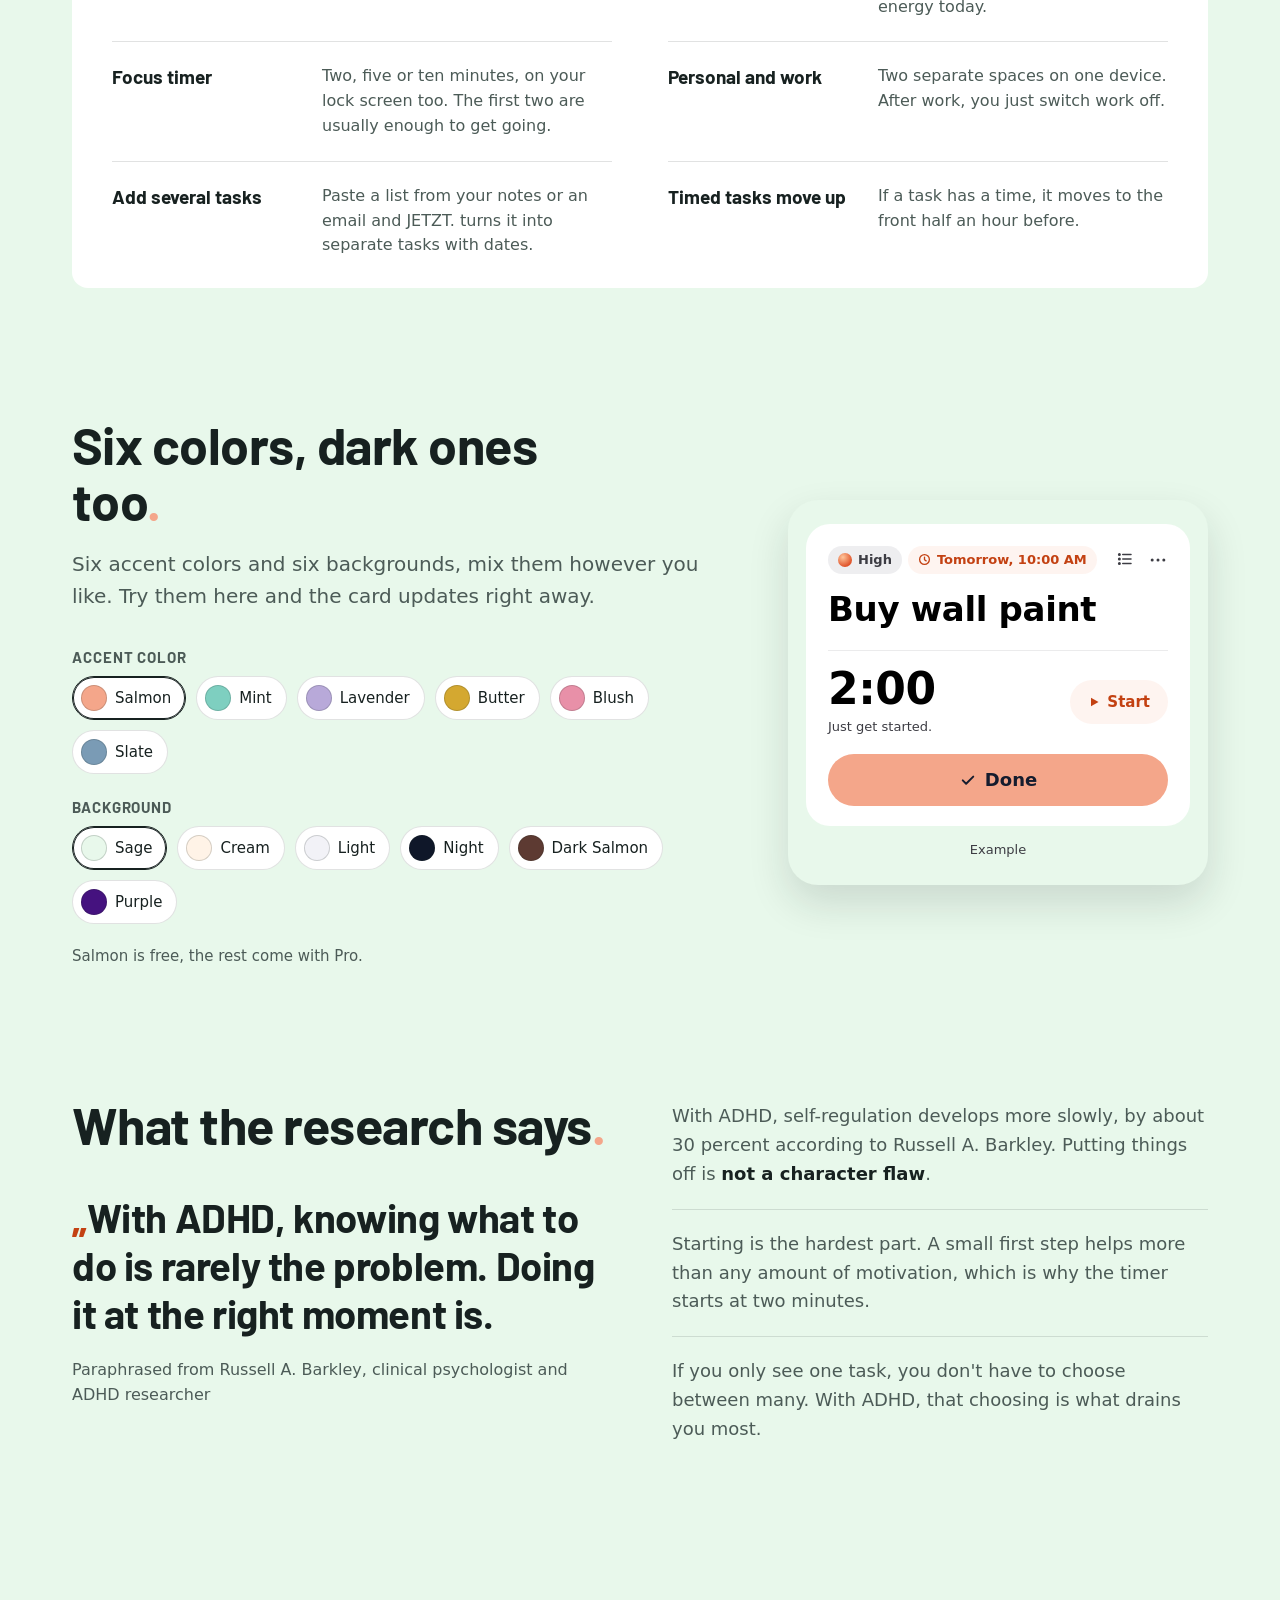
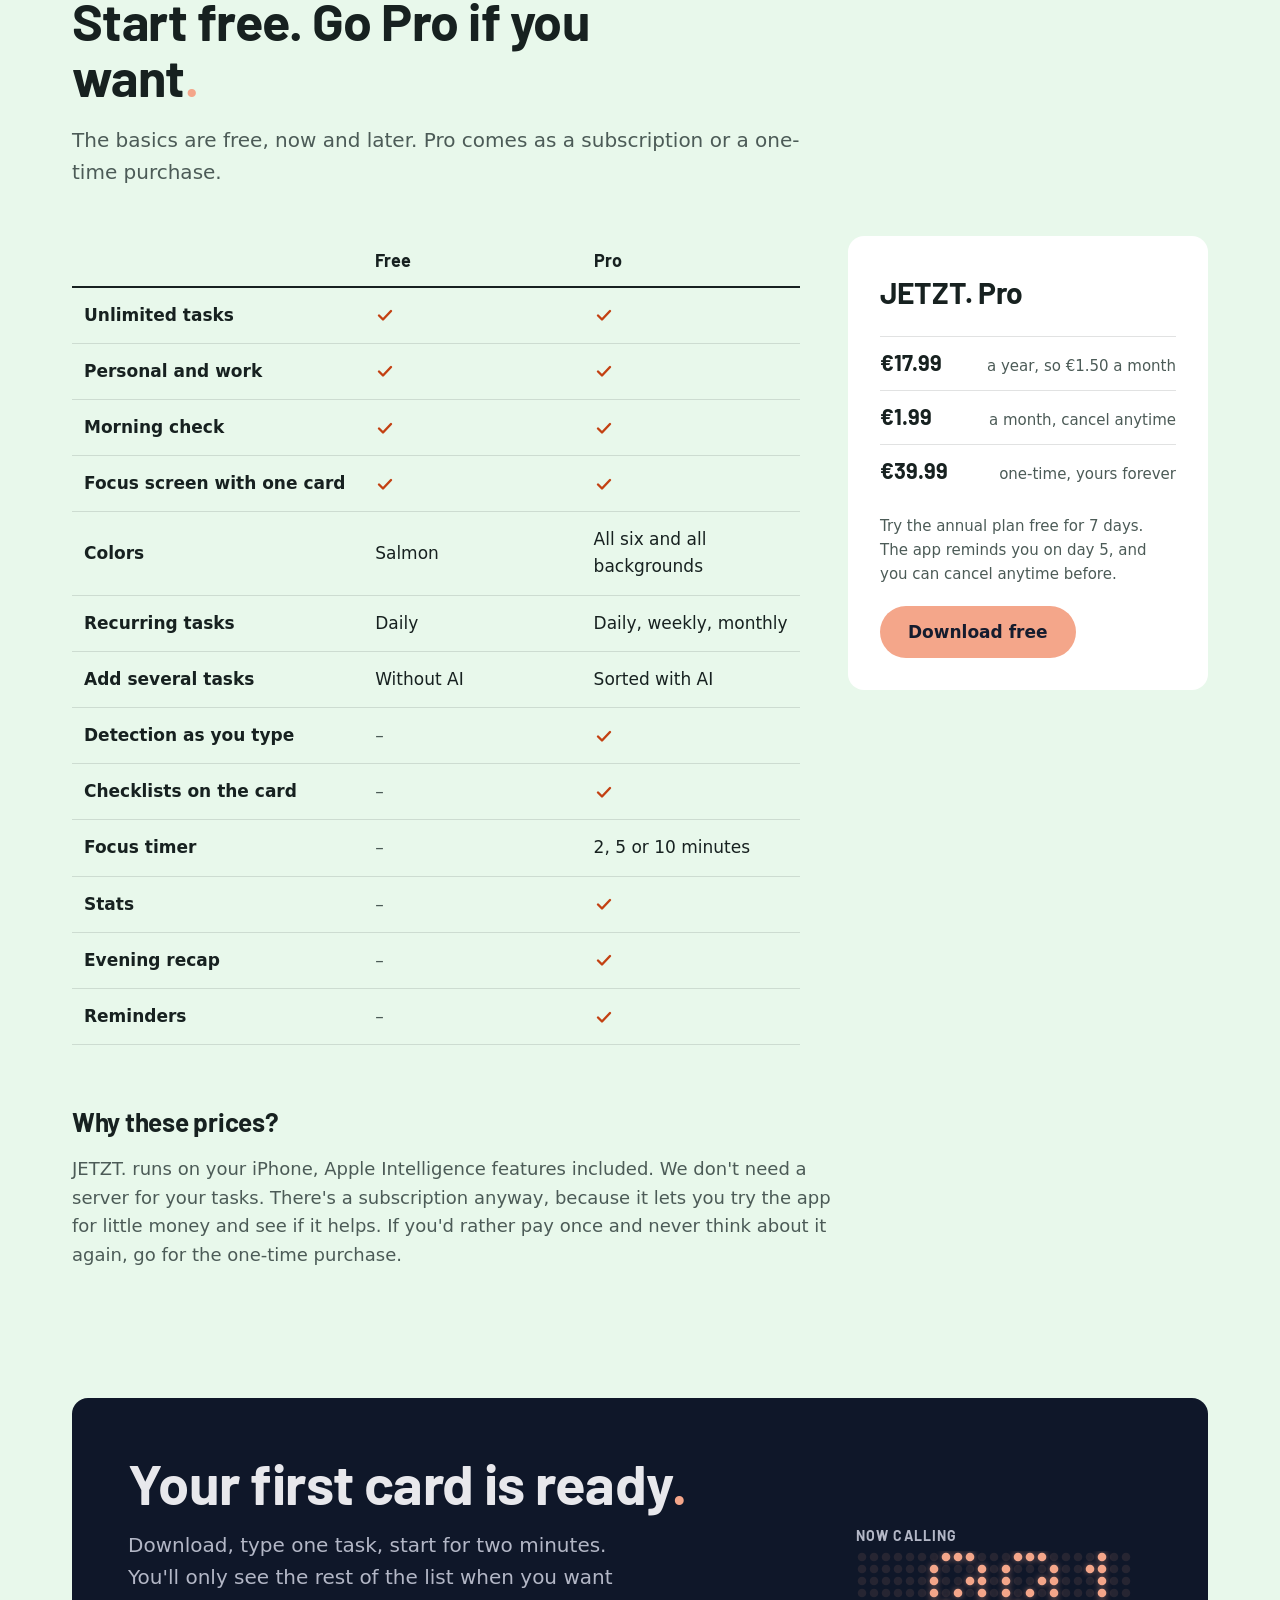
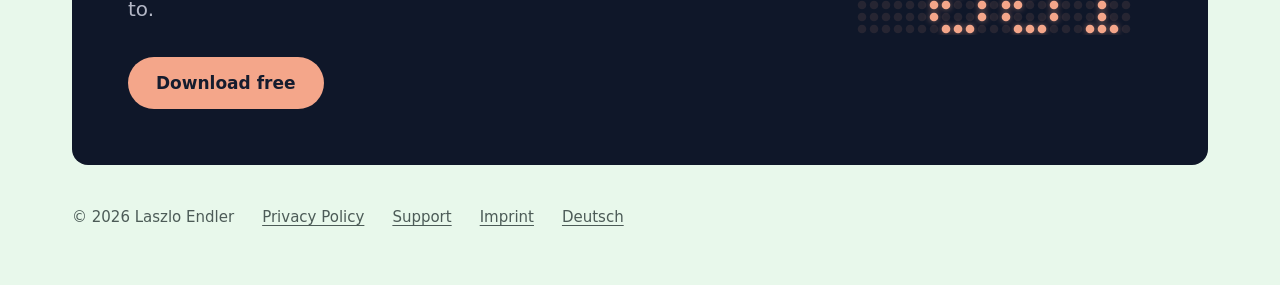
<file: en/index.html>
<!doctype html>
<html lang="en">
<head>
<meta charset="utf-8">
<meta name="viewport" content="width=device-width, initial-scale=1">
<title>JETZT. One task. Now.</title>
<meta name="description" content="JETZT. only ever shows you one task and helps you get started. For iPhone, free on the App Store.">
<meta name="apple-itunes-app" content="app-id=6775079850">
<link rel="alternate" hreflang="de" href="https://laszloendler.github.io/jetzt-app/">
<link rel="alternate" hreflang="en" href="https://laszloendler.github.io/jetzt-app/en/">
<link rel="icon" href="../img/icon.png">
<link rel="apple-touch-icon" href="../img/icon.png">
<link rel="stylesheet" href="../site.css">
<script>document.documentElement.classList.add('js')</script>
</head>
<body>
<div class="wrap">
<header class="top">
<a class="logo" href="./" aria-label="JETZT.">JETZT<span>.</span></a>
<nav aria-label="Main menu">
<a href="#tag">The day</a>
<a href="#preis">Pricing</a>
<a href="support/">Support</a>
<a href="../" lang="de">Deutsch</a>
</nav>
</header>

<main>
<section class="board night" aria-labelledby="titel">
<div>
<h1 id="titel">One task. Now<span class="pt">.</span></h1>
<p class="sub">One card at a time. For anyone who freezes at 47 open tasks instead of getting started.</p>
<div class="act">
<a class="btn" href="https://apps.apple.com/app/id6775079850"><svg width="18" height="20" viewBox="0 0 24 24" fill="currentColor" aria-hidden="true"><path d="M16.5 1.5c.1 1-.3 2-1 2.8-.7.8-1.8 1.4-2.8 1.3-.1-1 .4-2 1-2.7.7-.8 1.9-1.3 2.8-1.4zM20 17.2c-.5 1.2-.8 1.7-1.5 2.8-1 1.5-2.3 3.3-4 3.4-1.5 0-1.9-1-3.9-1-2 0-2.4 1-3.9 1-1.7 0-3-1.7-3.9-3.1C-.3 16.9-.6 11 1.9 8c1-1.4 2.6-2.3 4.2-2.3 1.6 0 2.6 1 3.9 1 1.3 0 2-1 3.9-1 1.4 0 2.9.8 3.9 2.1-3.4 1.9-2.9 6.8.3 8.4z"/></svg>Download free</a>
<p class="price">For iPhone. Pro from €17.99 a year, free for a week.</p>
</div>
</div>

<div class="display" id="display" aria-label="Example: the JETZT. focus screen" role="group">
<div class="call">
<span class="lbl" id="call-lbl">Now calling</span>
<canvas class="matrix" id="matrix" aria-hidden="true"></canvas><span class="matrix-text num" aria-hidden="true">001</span>
<span></span>
<span class="area"><small>Space</small><span id="area">Personal</span></span>
</div>
<p class="sr" id="live" aria-live="polite"></p>
<div class="screen">
<article class="fcard" id="fcard">
<div class="fhead"><span class="fchips"><span class="chip"><i class="orb" id="f-orb" data-e="low"></i><span id="f-energy">Low</span></span><span class="chip acc" id="fchip"><svg width="13" height="13" viewBox="0 0 24 24" fill="none" stroke="currentColor" stroke-width="2.4" aria-hidden="true"><circle cx="12" cy="12" r="9"/><path d="M12 7.5v5l3 2" stroke-linecap="round" stroke-linejoin="round"/></svg><span id="fchip-t">Today, 6:00 PM</span></span></span><span class="ficons" aria-hidden="true"><svg width="18" height="18" viewBox="0 0 24 24" fill="none" stroke="currentColor" stroke-width="2" stroke-linecap="round"><path d="M9 6h11M9 12h11M9 18h11"/><circle cx="4.5" cy="6" r="1" fill="currentColor"/><circle cx="4.5" cy="12" r="1" fill="currentColor"/><circle cx="4.5" cy="18" r="1" fill="currentColor"/></svg><svg width="20" height="20" viewBox="0 0 24 24" fill="currentColor"><circle cx="5" cy="12" r="1.8"/><circle cx="12" cy="12" r="1.8"/><circle cx="19" cy="12" r="1.8"/></svg></span></div>
<p class="ftitle" id="ftitle">Weekly groceries</p>
<ul class="flist" id="flist"><li><button type="button" aria-pressed="false"><span class="bx"><svg width="14" height="14" viewBox="0 0 24 24" aria-hidden="true"><path d="M5 12.5l4.5 4.5L19 7.5" fill="none" stroke="#151c2e" stroke-width="3" stroke-linecap="round" stroke-linejoin="round"/></svg></span><span class="tx">Milk</span></button></li><li><button type="button" aria-pressed="false"><span class="bx"><svg width="14" height="14" viewBox="0 0 24 24" aria-hidden="true"><path d="M5 12.5l4.5 4.5L19 7.5" fill="none" stroke="#151c2e" stroke-width="3" stroke-linecap="round" stroke-linejoin="round"/></svg></span><span class="tx">Bread</span></button></li><li><button type="button" aria-pressed="false"><span class="bx"><svg width="14" height="14" viewBox="0 0 24 24" aria-hidden="true"><path d="M5 12.5l4.5 4.5L19 7.5" fill="none" stroke="#151c2e" stroke-width="3" stroke-linecap="round" stroke-linejoin="round"/></svg></span><span class="tx">Apples</span></button></li><li><button type="button" aria-pressed="false"><span class="bx"><svg width="14" height="14" viewBox="0 0 24 24" aria-hidden="true"><path d="M5 12.5l4.5 4.5L19 7.5" fill="none" stroke="#151c2e" stroke-width="3" stroke-linecap="round" stroke-linejoin="round"/></svg></span><span class="tx">Tomatoes</span></button></li><li><button type="button" aria-pressed="false"><span class="bx"><svg width="14" height="14" viewBox="0 0 24 24" aria-hidden="true"><path d="M5 12.5l4.5 4.5L19 7.5" fill="none" stroke="#151c2e" stroke-width="3" stroke-linecap="round" stroke-linejoin="round"/></svg></span><span class="tx">Pasta</span></button></li></ul>
<p class="fempty" id="fempty" hidden>That was every example. In the app, the next card would be up now.</p>
<div class="ftimer"><div><b class="tnum num" id="tnum">2:00</b><span class="tsub" id="tsub">Just get started.</span></div><button type="button" class="tpill" id="start"><svg class="play" width="12" height="12" viewBox="0 0 24 24" fill="currentColor" aria-hidden="true"><path d="M6 3.5l15 8.5-15 8.5z"/></svg><span id="start-t">Start</span></button></div>
<button type="button" class="fdone" id="done"><svg width="18" height="18" viewBox="0 0 24 24" fill="none" stroke="currentColor" stroke-width="2.6" stroke-linecap="round" stroke-linejoin="round" aria-hidden="true"><path d="M5 12.5l4.5 4.5L19 7.5"/></svg>Done</button>
</article>
<div class="swipe">
<button type="button" id="later">← Later</button>
<span aria-hidden="true">Done →</span>
</div>
</div>
<p class="tally"><span>Done today <b class="num" id="n-done">0</b></span><span>In your list <b class="num" id="n-list">46</b></span><span class="ex">Example</span></p>
</div>
</section>

<section class="sec" aria-labelledby="problem">
<h2 class="h2" id="problem">Most to-do apps show you everything at once<span class="pt">.</span></h2>
<p class="lede">They're built for people who see a list and dive in. If looking at the list already wears you out, that's not on you.</p>
<div class="queue">
<div>
<ol class="tickets" aria-hidden="true"><li class="on"><b>001</b>Weekly groceries</li><li><b>002</b>Buy wall paint</li><li><b>003</b>Send quote to Ms. Kaya</li><li><b>004</b>File tax return</li><li><b>005</b>Return the bottles</li><li><b>006</b>Birthday present for Lena</li><li><b>007</b>Clean out the basement</li><li><b>008</b>Cancel phone contract</li><li><b>009</b>Get back to Tom</li><li><b>010</b>Bike to the repair shop</li><li><b>011</b>Move doctor's appointment</li><li><b>012</b>Prepare apartment handover</li><li><b>013</b>File bank statements</li><li><b>014</b>Proofread application</li><li><b>015</b>Take parcel to post office</li><li><b>016</b>Hang up the laundry</li><li><b>017</b>Call Mom back</li><li><b>018</b>Mow the lawn</li><li><b>019</b>Slides for Monday</li><li><b>020</b>Renew passport</li><li><b>021</b>Invoice the client</li><li><b>022</b>Clean the windows</li><li><b>023</b>Compare insurance</li><li><b>024</b>Empty the dishwasher</li><li><b>025</b>Daycare form</li><li><b>026</b>Sort emails</li><li><b>027</b>Water the plants</li><li><b>028</b>Get an oil change</li><li><b>029</b>Book flight to Lisbon</li><li><b>030</b>Laptop backup</li><li><b>031</b>Recycle glass</li><li><b>032</b>Check utility bill</li><li><b>033</b>Appointment at city hall</li><li><b>034</b>Dig out winter clothes</li><li><b>035</b>Read quarterly report</li><li><b>036</b>Print photos</li><li><b>037</b>Sign homework</li><li><b>038</b>Pick up prescription</li><li><b>039</b>Defrost the freezer</li><li><b>040</b>Cancel subscription</li><li><b>041</b>Order business cards</li><li><b>042</b>Assemble the shelf</li><li><b>043</b>Call the tax advisor</li><li><b>044</b>Shoes to the cobbler</li><li><b>045</b>Change passwords</li><li><b>046</b>Write a thank-you card</li><li><b>047</b>Buy running shoes</li></ol>
<p class="tickets-cap">Example: 47 open tasks. JETZT. calls one of them, the rest wait.</p>
</div>
<ul class="pains">
<li><p>You open the app, see 47 tasks, and close it again.<em>That's overload, not laziness.</em></p></li>
<li><p>A streak counter that drops back to zero the first time you skip a day.<em>And the next morning you want to open it even less.</em></p></li>
<li><p>A list that grows every day and reminds you of everything that's still open.</p></li>
</ul>
</div>
</section>

<section class="sec" id="tag" aria-labelledby="tag-h">
<h2 class="h2" id="tag-h">A day with JETZT<span class="pt">.</span></h2>
<div class="day">
<article class="drow">
<p class="when">Morning</p>
<div>
<h3>Three questions sort your day.</h3>
<p class="lede">How much energy have you got? Any meetings? Anything urgent? JETZT. builds your day from that and only shows you what's realistic today.</p>
<ul class="points"><li><strong>Energy first.</strong> On a slow day the easy things move up, on a good day the big ones.</li><li><strong>Not in the mood?</strong> Tap Skip and the app won't ask again.</li></ul>
</div>
<img class="shot" src="../shots/en/02-morning.png" width="1320" height="2868" loading="lazy" alt="Morning check: pick energy, meetings and deadline pressure">
</article>
<article class="drow">
<p class="when">During the day</p>
<div>
<h3>Write it the way you'd say it.</h3>
<p class="lede">Type <em>“Dentist tomorrow at noon”</em> and the date is set. Everything goes into the list, but the card only shows what fits right now.</p>
<ul class="points"><li><strong>Whole lists at once.</strong> Paste your notes and JETZT. turns them into separate tasks.</li><li><strong>Your shopping list on the card.</strong> Milk, bread and apples sit right on the card, and you tick them off in the store.</li></ul>
<p class="ai"><strong>Apple Intelligence, right on your iPhone</strong><span>Your tasks don't leave the device for detection.</span></p>
</div>
<img class="shot" src="../shots/en/05-list.png" width="1320" height="2868" loading="lazy" alt="Task list with open and completed tasks">
</article>
<article class="drow">
<p class="when">Evening</p>
<div>
<h3>Only what you got done counts here.</h3>
<p class="lede">The stats show your week and what you finished today. Skip a day and you don't start over from zero.</p>
<ul class="points"><li><strong>A sentence, not a grade.</strong> After three tasks it says “Good on you for getting started”, not a percentage.</li><li><strong>Wrap up the day.</strong> In the evening, one tap moves what's left to tomorrow and you can close the app.</li></ul>
</div>
<img class="shot" src="../shots/en/06-stats.png" width="1320" height="2868" loading="lazy" alt="Stats screen: tasks completed this week and end of day">
</article>
</div>
</section>

<section class="sec" aria-labelledby="feats-h">
<h2 class="h2" id="feats-h">What else is in there<span class="pt">.</span></h2>
<div class="feats">
<dl>
<div class="feat"><dt>One card</dt><dd>The focus screen only ever holds one task. Tap it to edit.</dd></div>
<div class="feat"><dt>Energy</dt><dd>Every task needs low, medium or high energy. You see what fits your energy today.</dd></div>
<div class="feat"><dt>Focus timer</dt><dd>Two, five or ten minutes, on your lock screen too. The first two are usually enough to get going.</dd></div>
<div class="feat"><dt>Personal and work</dt><dd>Two separate spaces on one device. After work, you just switch work off.</dd></div>
<div class="feat"><dt>Add several tasks</dt><dd>Paste a list from your notes or an email and JETZT. turns it into separate tasks with dates.</dd></div>
<div class="feat"><dt>Timed tasks move up</dt><dd>If a task has a time, it moves to the front half an hour before.</dd></div>
</dl>
</div>
</section>

<section class="sec colors" aria-labelledby="farben">
<div>
<h2 class="h2" id="farben">Six colors, dark ones too<span class="pt">.</span></h2>
<p class="lede">Six accent colors and six backgrounds, mix them however you like. Try them here and the card updates right away.</p>
<form class="picker" id="picker">
<fieldset><legend>Accent color</legend><div class="sw"><label><input type="radio" name="accent" value="salmon" checked><i style="background:#f4a68a"></i>Salmon</label><label><input type="radio" name="accent" value="mint"><i style="background:#7ecfc0"></i>Mint</label><label><input type="radio" name="accent" value="lavender"><i style="background:#b8a9d9"></i>Lavender</label><label><input type="radio" name="accent" value="butter"><i style="background:#d4a830"></i>Butter</label><label><input type="radio" name="accent" value="blush"><i style="background:#e890a8"></i>Blush</label><label><input type="radio" name="accent" value="slate"><i style="background:#7a9bb5"></i>Slate</label></div></fieldset>
<fieldset><legend>Background</legend><div class="sw"><label><input type="radio" name="bg" value="mintLight" checked><i style="background:#e8f8eb"></i>Sage</label><label><input type="radio" name="bg" value="cream"><i style="background:#fff3e7"></i>Cream</label><label><input type="radio" name="bg" value="light"><i style="background:#f2f2f7"></i>Light</label><label><input type="radio" name="bg" value="night"><i style="background:#0f1729"></i>Night</label><label><input type="radio" name="bg" value="darkSalmon"><i style="background:#5d3a32"></i>Dark Salmon</label><label><input type="radio" name="bg" value="darkPurple"><i style="background:#45127f"></i>Purple</label></div></fieldset>
</form>
<p class="free">Salmon is free, the rest come with Pro.</p>
</div>
<figure class="preview" id="preview" style="margin:0" aria-hidden="true">
<div class="fcard pcard">
<div class="fhead"><span class="fchips"><span class="chip"><i class="orb" data-e="high"></i>High</span><span class="chip acc"><svg width="13" height="13" viewBox="0 0 24 24" fill="none" stroke="currentColor" stroke-width="2.4" aria-hidden="true"><circle cx="12" cy="12" r="9"/><path d="M12 7.5v5l3 2" stroke-linecap="round" stroke-linejoin="round"/></svg>Tomorrow, 10:00 AM</span></span><span class="ficons" aria-hidden="true"><svg width="18" height="18" viewBox="0 0 24 24" fill="none" stroke="currentColor" stroke-width="2" stroke-linecap="round"><path d="M9 6h11M9 12h11M9 18h11"/><circle cx="4.5" cy="6" r="1" fill="currentColor"/><circle cx="4.5" cy="12" r="1" fill="currentColor"/><circle cx="4.5" cy="18" r="1" fill="currentColor"/></svg><svg width="20" height="20" viewBox="0 0 24 24" fill="currentColor"><circle cx="5" cy="12" r="1.8"/><circle cx="12" cy="12" r="1.8"/><circle cx="19" cy="12" r="1.8"/></svg></span></div>
<p class="ftitle">Buy wall paint</p>
<div class="ftimer"><div><b class="tnum num">2:00</b><span class="tsub">Just get started.</span></div><span class="tpill"><svg class="play" width="12" height="12" viewBox="0 0 24 24" fill="currentColor" aria-hidden="true"><path d="M6 3.5l15 8.5-15 8.5z"/></svg>Start</span></div>
<span class="fdone"><svg width="18" height="18" viewBox="0 0 24 24" fill="none" stroke="currentColor" stroke-width="2.6" stroke-linecap="round" stroke-linejoin="round" aria-hidden="true"><path d="M5 12.5l4.5 4.5L19 7.5"/></svg>Done</span>
</div>
<figcaption>Example</figcaption>
</figure>
</section>

<section class="sec research" aria-labelledby="forschung">
<div>
<h2 class="h2" id="forschung">What the research says<span class="pt">.</span></h2>
<figure class="quote" style="margin-top:40px">
<blockquote><p>With ADHD, knowing what to do is rarely the problem. Doing it at the right moment is.</p></blockquote>
<figcaption>Paraphrased from Russell A. Barkley, clinical psychologist and ADHD researcher</figcaption>
</figure>
</div>
<ul class="facts"><li>With ADHD, self-regulation develops more slowly, by about 30 percent according to Russell A. Barkley. Putting things off is <b>not a character flaw</b>.</li><li>Starting is the hardest part. A small first step helps more than any amount of motivation, which is why the timer starts at two minutes.</li><li>If you only see one task, you don't have to choose between many. With ADHD, that choosing is what drains you most.</li></ul>
</section>

<section class="sec" id="preis" aria-labelledby="preis-h">
<h2 class="h2" id="preis-h">Start free. Go Pro if you want<span class="pt">.</span></h2>
<p class="lede">The basics are free, now and later. Pro comes as a subscription or a one-time purchase.</p>
<div class="plans">
<table>
<caption class="sr">Features in the free version and in Pro</caption>
<thead><tr><th scope="col"><span class="sr">Feature</span></th><th scope="col">Free</th><th scope="col">Pro</th></tr></thead>
<tbody><tr><th scope="row">Unlimited tasks</th><td><svg width="20" height="20" viewBox="0 0 20 20" aria-hidden="true"><path d="M4 10.5l4 4L16 6" fill="none" stroke="currentColor" stroke-width="2.4" stroke-linecap="round" stroke-linejoin="round"/></svg><span class="sr">included</span></td><td><svg width="20" height="20" viewBox="0 0 20 20" aria-hidden="true"><path d="M4 10.5l4 4L16 6" fill="none" stroke="currentColor" stroke-width="2.4" stroke-linecap="round" stroke-linejoin="round"/></svg><span class="sr">included</span></td></tr><tr><th scope="row">Personal and work</th><td><svg width="20" height="20" viewBox="0 0 20 20" aria-hidden="true"><path d="M4 10.5l4 4L16 6" fill="none" stroke="currentColor" stroke-width="2.4" stroke-linecap="round" stroke-linejoin="round"/></svg><span class="sr">included</span></td><td><svg width="20" height="20" viewBox="0 0 20 20" aria-hidden="true"><path d="M4 10.5l4 4L16 6" fill="none" stroke="currentColor" stroke-width="2.4" stroke-linecap="round" stroke-linejoin="round"/></svg><span class="sr">included</span></td></tr><tr><th scope="row">Morning check</th><td><svg width="20" height="20" viewBox="0 0 20 20" aria-hidden="true"><path d="M4 10.5l4 4L16 6" fill="none" stroke="currentColor" stroke-width="2.4" stroke-linecap="round" stroke-linejoin="round"/></svg><span class="sr">included</span></td><td><svg width="20" height="20" viewBox="0 0 20 20" aria-hidden="true"><path d="M4 10.5l4 4L16 6" fill="none" stroke="currentColor" stroke-width="2.4" stroke-linecap="round" stroke-linejoin="round"/></svg><span class="sr">included</span></td></tr><tr><th scope="row">Focus screen with one card</th><td><svg width="20" height="20" viewBox="0 0 20 20" aria-hidden="true"><path d="M4 10.5l4 4L16 6" fill="none" stroke="currentColor" stroke-width="2.4" stroke-linecap="round" stroke-linejoin="round"/></svg><span class="sr">included</span></td><td><svg width="20" height="20" viewBox="0 0 20 20" aria-hidden="true"><path d="M4 10.5l4 4L16 6" fill="none" stroke="currentColor" stroke-width="2.4" stroke-linecap="round" stroke-linejoin="round"/></svg><span class="sr">included</span></td></tr><tr><th scope="row">Colors</th><td>Salmon</td><td>All six and all backgrounds</td></tr><tr><th scope="row">Recurring tasks</th><td>Daily</td><td>Daily, weekly, monthly</td></tr><tr><th scope="row">Add several tasks</th><td>Without AI</td><td>Sorted with AI</td></tr><tr><th scope="row">Detection as you type</th><td><span class="no" aria-hidden="true">–</span><span class="sr">not included</span></td><td><svg width="20" height="20" viewBox="0 0 20 20" aria-hidden="true"><path d="M4 10.5l4 4L16 6" fill="none" stroke="currentColor" stroke-width="2.4" stroke-linecap="round" stroke-linejoin="round"/></svg><span class="sr">included</span></td></tr><tr><th scope="row">Checklists on the card</th><td><span class="no" aria-hidden="true">–</span><span class="sr">not included</span></td><td><svg width="20" height="20" viewBox="0 0 20 20" aria-hidden="true"><path d="M4 10.5l4 4L16 6" fill="none" stroke="currentColor" stroke-width="2.4" stroke-linecap="round" stroke-linejoin="round"/></svg><span class="sr">included</span></td></tr><tr><th scope="row">Focus timer</th><td><span class="no" aria-hidden="true">–</span><span class="sr">not included</span></td><td>2, 5 or 10 minutes</td></tr><tr><th scope="row">Stats</th><td><span class="no" aria-hidden="true">–</span><span class="sr">not included</span></td><td><svg width="20" height="20" viewBox="0 0 20 20" aria-hidden="true"><path d="M4 10.5l4 4L16 6" fill="none" stroke="currentColor" stroke-width="2.4" stroke-linecap="round" stroke-linejoin="round"/></svg><span class="sr">included</span></td></tr><tr><th scope="row">Evening recap</th><td><span class="no" aria-hidden="true">–</span><span class="sr">not included</span></td><td><svg width="20" height="20" viewBox="0 0 20 20" aria-hidden="true"><path d="M4 10.5l4 4L16 6" fill="none" stroke="currentColor" stroke-width="2.4" stroke-linecap="round" stroke-linejoin="round"/></svg><span class="sr">included</span></td></tr><tr><th scope="row">Reminders</th><td><span class="no" aria-hidden="true">–</span><span class="sr">not included</span></td><td><svg width="20" height="20" viewBox="0 0 20 20" aria-hidden="true"><path d="M4 10.5l4 4L16 6" fill="none" stroke="currentColor" stroke-width="2.4" stroke-linecap="round" stroke-linejoin="round"/></svg><span class="sr">included</span></td></tr></tbody>
</table>
<div class="pro">
<h3>JETZT. Pro</h3>
<ul>
<li><b class="num">€17.99</b><span>a year, so €1.50 a month</span></li>
<li><b class="num">€1.99</b><span>a month, cancel anytime</span></li>
<li><b class="num">€39.99</b><span>one-time, yours forever</span></li>
</ul>
<p>Try the annual plan free for 7 days. The app reminds you on day 5, and you can cancel anytime before.</p>
<a class="btn" href="https://apps.apple.com/app/id6775079850">Download free</a>
</div>
</div>
<div class="why">
<h3>Why these prices?</h3>
<p>JETZT. runs on your iPhone, Apple Intelligence features included. We don't need a server for your tasks. There's a subscription anyway, because it lets you try the app for little money and see if it helps. If you'd rather pay once and never think about it again, go for the one-time purchase.</p>
</div>
</section>

<section class="close night" aria-labelledby="schluss">
<div>
<h2 id="schluss">Your first card is ready<span class="pt">.</span></h2>
<p>Download, type one task, start for two minutes. You'll only see the rest of the list when you want to.</p>
<div style="margin-top:32px"><a class="btn" href="https://apps.apple.com/app/id6775079850">Download free</a></div>
</div>
<div class="call" aria-hidden="true">
<span class="lbl">Now calling</span>
<canvas class="matrix" data-text="001"></canvas><span class="matrix-text num">001</span>
</div>
</section>
</main>

<footer class="foot">
<span>© 2026 Laszlo Endler</span>
<a href="https://laszloendler.github.io/jetzt-app-legal/JETZT-Privacy-Policy.html">Privacy Policy</a>
<a href="support/">Support</a>
<a href="https://laszloendler.github.io/jetzt-app-legal/JETZT-Impressum.html">Imprint</a>
<a href="../" lang="de">Deutsch</a>
</footer>
</div>
<script type="application/json" id="data">{"call": "Now calling", "focus": "Focus", "energy": {"low": "Low", "medium": "Medium", "high": "High"}, "sub": {"idle": "Just get started.", "running": "Just keep going.", "paused": "Paused.", "finished": "Well done!"}, "pill": {"idle": "Start", "running": "Running", "paused": "Resume", "finished": "Again"}, "allDone": "That's everything for today.", "callSay": "Now calling {n}: {t}", "timerSay": "Two minutes are running.", "timeUp": "Two minutes done.", "tasks": [{"title": "Weekly groceries", "energy": "low", "chip": "Today, 6:00 PM", "area": "Personal", "list": ["Milk", "Bread", "Apples", "Tomatoes", "Pasta"]}, {"title": "Buy wall paint", "energy": "high", "chip": "Tomorrow, 10:00 AM", "area": "Personal"}, {"title": "Send quote to Ms. Kaya", "energy": "medium", "chip": "Today, 11:30 AM", "area": "Work"}, {"title": "File tax return", "energy": "high", "chip": "Tomorrow, 5:00 PM", "area": "Personal"}, {"title": "Return the bottles", "energy": "low", "chip": "", "area": "Personal"}], "accents": [{"key": "salmon", "accent": "#f4a68a", "onLight": "#c34112", "onDark": "#f6b8a1", "soft": "rgba(244,166,138,.13)"}, {"key": "mint", "accent": "#7ecfc0", "onLight": "#2d786a", "onDark": "#85d2c4", "soft": "rgba(126,207,192,.13)"}, {"key": "lavender", "accent": "#b8a9d9", "onLight": "#7b5fb8", "onDark": "#cabee2", "soft": "rgba(184,169,217,.13)"}, {"key": "butter", "accent": "#d4a830", "onLight": "#876a1c", "onDark": "#e0c16b", "soft": "rgba(212,168,48,.13)"}, {"key": "blush", "accent": "#e890a8", "onLight": "#ce2b57", "onDark": "#f0b6c6", "soft": "rgba(232,144,168,.13)"}, {"key": "slate", "accent": "#7a9bb5", "onLight": "#4f728e", "onDark": "#b5c7d6", "soft": "rgba(122,155,181,.13)"}], "bgs": [{"key": "mintLight", "hex": "#e8f8eb", "card": "#ffffff", "dark": false}, {"key": "cream", "hex": "#fff3e7", "card": "#ffffff", "dark": false}, {"key": "light", "hex": "#f2f2f7", "card": "#ffffff", "dark": false}, {"key": "night", "hex": "#0f1729", "card": "#232741", "dark": true}, {"key": "darkSalmon", "hex": "#5d3a32", "card": "#6e483e", "dark": true}, {"key": "darkPurple", "hex": "#45127f", "card": "#5e27a6", "dark": true}]}</script>
<script src="../site.js"></script>
</body>
</html>
</file>
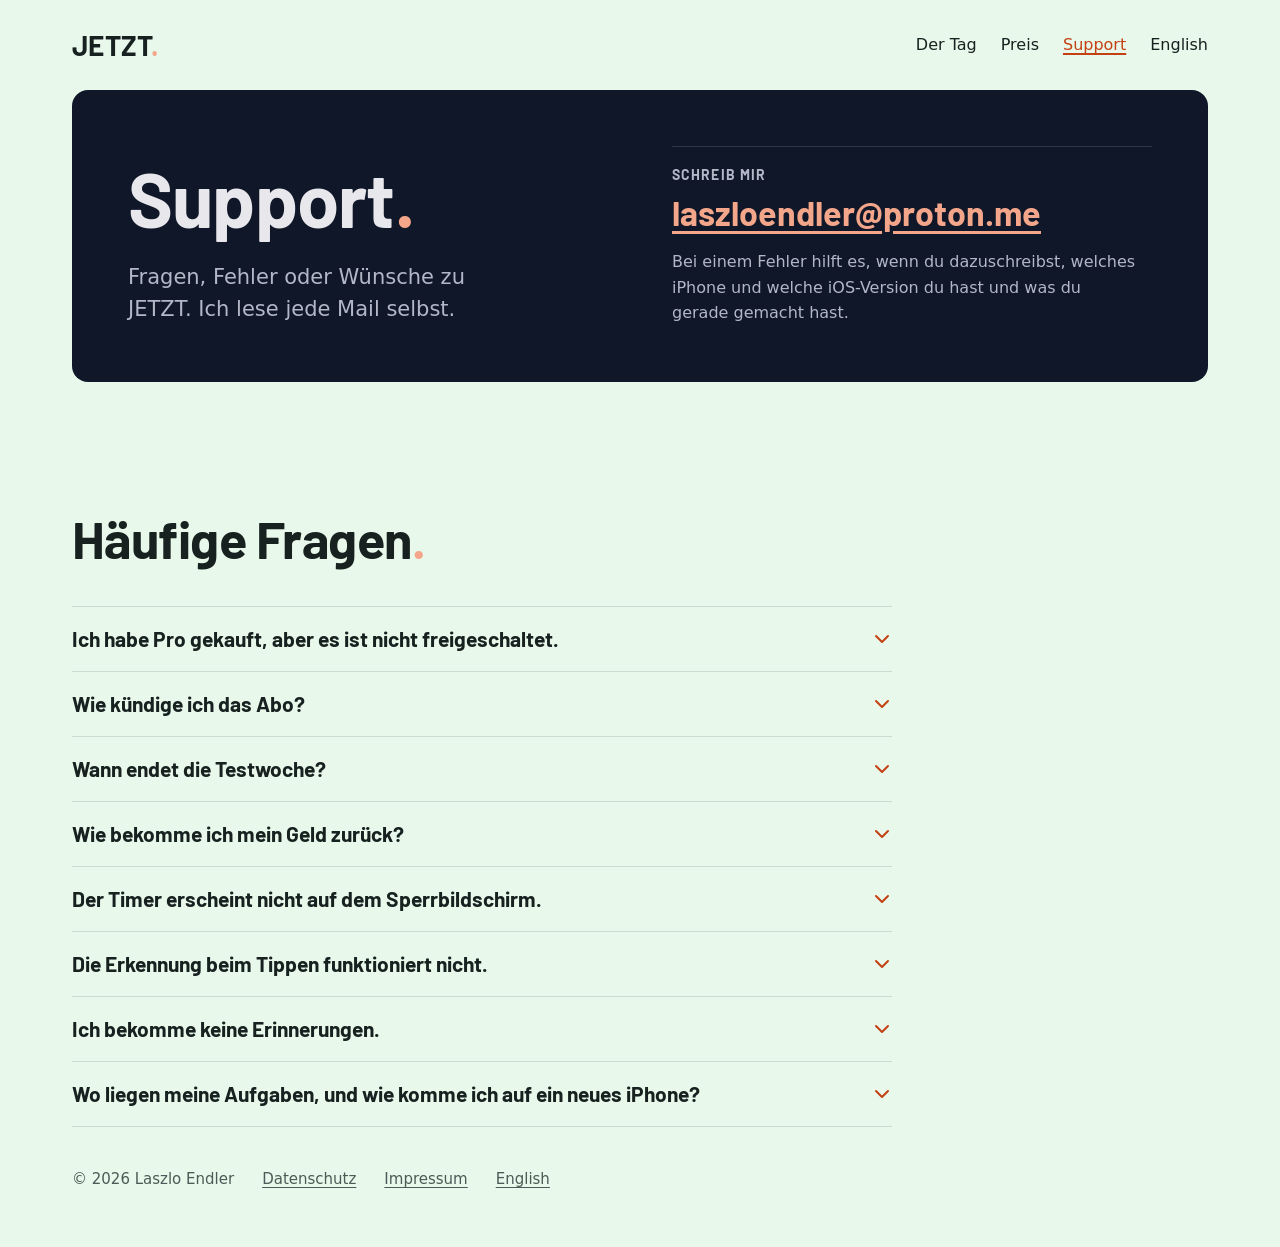
<file: support/index.html>
<!doctype html>
<html lang="de">
<head>
<meta charset="utf-8">
<meta name="viewport" content="width=device-width, initial-scale=1">
<title>Support · JETZT.</title>
<meta name="description" content="Hilfe und Kontakt zu JETZT.">
<link rel="alternate" hreflang="de" href="https://laszloendler.github.io/jetzt-app/support/">
<link rel="alternate" hreflang="en" href="https://laszloendler.github.io/jetzt-app/en/support/">
<link rel="icon" href="../img/icon.png">
<link rel="apple-touch-icon" href="../img/icon.png">
<link rel="stylesheet" href="../site.css">
</head>
<body>
<div class="wrap">
<header class="top">
<a class="logo" href="../" aria-label="JETZT.">JETZT<span>.</span></a>
<nav aria-label="Hauptmenü">
<a href="../#tag">Der Tag</a>
<a href="../#preis">Preis</a>
<a href="./" aria-current="page">Support</a>
<a href="../en/support/" lang="en">English</a>
</nav>
</header>

<main>
<section class="board support night" aria-labelledby="titel">
<div>
<h1 id="titel">Support<span class="pt">.</span></h1>
<p class="sub">Fragen, Fehler oder Wünsche zu JETZT. Ich lese jede Mail selbst.</p>
</div>
<div class="desk">
<span class="lbl">Schreib mir</span>
<a class="mail" href="mailto:laszloendler@proton.me">laszloendler@proton.me</a>
<p>Bei einem Fehler hilft es, wenn du dazuschreibst, welches iPhone und welche iOS-Version du hast und was du gerade gemacht hast.</p>
</div>
</section>

<section class="sec faq" aria-labelledby="fragen">
<h2 class="h2" id="fragen">Häufige Fragen<span class="pt">.</span></h2>
<div class="qa"><details><summary>Ich habe Pro gekauft, aber es ist nicht freigeschaltet.<svg width="20" height="20" viewBox="0 0 20 20" aria-hidden="true"><path d="M4 7l6 6 6-6" fill="none" stroke="currentColor" stroke-width="2" stroke-linecap="round" stroke-linejoin="round"/></svg></summary><p>Tippe in der App unter Mehr auf „Bereits gekauft? Wiederherstellen“ und melde dich mit derselben Apple-ID an, mit der du gekauft hast. Dafür braucht das iPhone Internet. Klappt es offline nicht, ist dein Kauf trotzdem nicht weg.</p></details><details><summary>Wie kündige ich das Abo?<svg width="20" height="20" viewBox="0 0 20 20" aria-hidden="true"><path d="M4 7l6 6 6-6" fill="none" stroke="currentColor" stroke-width="2" stroke-linecap="round" stroke-linejoin="round"/></svg></summary><p>In den iPhone-Einstellungen unter Apple-Account → Abos → JETZT. Das Abo verlängert sich, wenn du es nicht mindestens 24 Stunden vor Ende des Zeitraums kündigst. Den Einmalkauf musst du nicht kündigen, er läuft nicht weiter.</p></details><details><summary>Wann endet die Testwoche?<svg width="20" height="20" viewBox="0 0 20 20" aria-hidden="true"><path d="M4 7l6 6 6-6" fill="none" stroke="currentColor" stroke-width="2" stroke-linecap="round" stroke-linejoin="round"/></svg></summary><p>Die Testwoche gehört zum Jahresabo. An Tag 5 erinnert dich JETZT. per Mitteilung, dass sie endet, wenn du Mitteilungen erlaubt hast. Kündigst du vorher, wird nichts abgebucht.</p></details><details><summary>Wie bekomme ich mein Geld zurück?<svg width="20" height="20" viewBox="0 0 20 20" aria-hidden="true"><path d="M4 7l6 6 6-6" fill="none" stroke="currentColor" stroke-width="2" stroke-linecap="round" stroke-linejoin="round"/></svg></summary><p>Erstattungen laufen über Apple unter <a href="https://reportaproblem.apple.com">reportaproblem.apple.com</a>. Ich habe darauf keinen Zugriff.</p></details><details><summary>Der Timer erscheint nicht auf dem Sperrbildschirm.<svg width="20" height="20" viewBox="0 0 20 20" aria-hidden="true"><path d="M4 7l6 6 6-6" fill="none" stroke="currentColor" stroke-width="2" stroke-linecap="round" stroke-linejoin="round"/></svg></summary><p>Erlaube die Live-Aktivitäten: iPhone-Einstellungen → JETZT. → Live-Aktivitäten. Danach läuft der Timer auch auf dem Sperrbildschirm und in der Dynamic Island.</p></details><details><summary>Die Erkennung beim Tippen funktioniert nicht.<svg width="20" height="20" viewBox="0 0 20 20" aria-hidden="true"><path d="M4 7l6 6 6-6" fill="none" stroke="currentColor" stroke-width="2" stroke-linecap="round" stroke-linejoin="round"/></svg></summary><p>Sie braucht Apple Intelligence auf einem iPhone, das es unterstützt, eingeschaltet in den iOS-Einstellungen. Den Stand zeigt die App unter Mehr → On-Device KI. Ohne Apple Intelligence erkennt JETZT. Termine weiter mit einfachen Regeln, nur weniger genau.</p></details><details><summary>Ich bekomme keine Erinnerungen.<svg width="20" height="20" viewBox="0 0 20 20" aria-hidden="true"><path d="M4 7l6 6 6-6" fill="none" stroke="currentColor" stroke-width="2" stroke-linecap="round" stroke-linejoin="round"/></svg></summary><p>Erlaube Mitteilungen für JETZT. in den iPhone-Einstellungen. Die Zeiten für Tagesplanung, Energie-Check und Feierabend stellst du in der App unter Mehr ein.</p></details><details><summary>Wo liegen meine Aufgaben, und wie komme ich auf ein neues iPhone?<svg width="20" height="20" viewBox="0 0 20 20" aria-hidden="true"><path d="M4 7l6 6 6-6" fill="none" stroke="currentColor" stroke-width="2" stroke-linecap="round" stroke-linejoin="round"/></svg></summary><p>Nur auf deinem iPhone. Es gibt kein Konto und keinen Server mit deinen Aufgaben. Ist das iCloud-Backup an, sind sie darin enthalten und kommen beim Einrichten eines neuen iPhones aus dem Backup mit. Unter Mehr → „Daten exportieren“ bekommst du sie als JSON-Datei, „Alle Daten löschen“ entfernt alles.</p></details></div>
</section>
</main>

<footer class="foot">
<span>© 2026 Laszlo Endler</span>
<a href="https://laszloendler.github.io/jetzt-app-legal/JETZT-Datenschutzerklaerung.html">Datenschutz</a>
<a href="https://laszloendler.github.io/jetzt-app-legal/JETZT-Impressum.html">Impressum</a>
<a href="../en/support/" lang="en">English</a>
</footer>
</div>
</body>
</html>
</file>
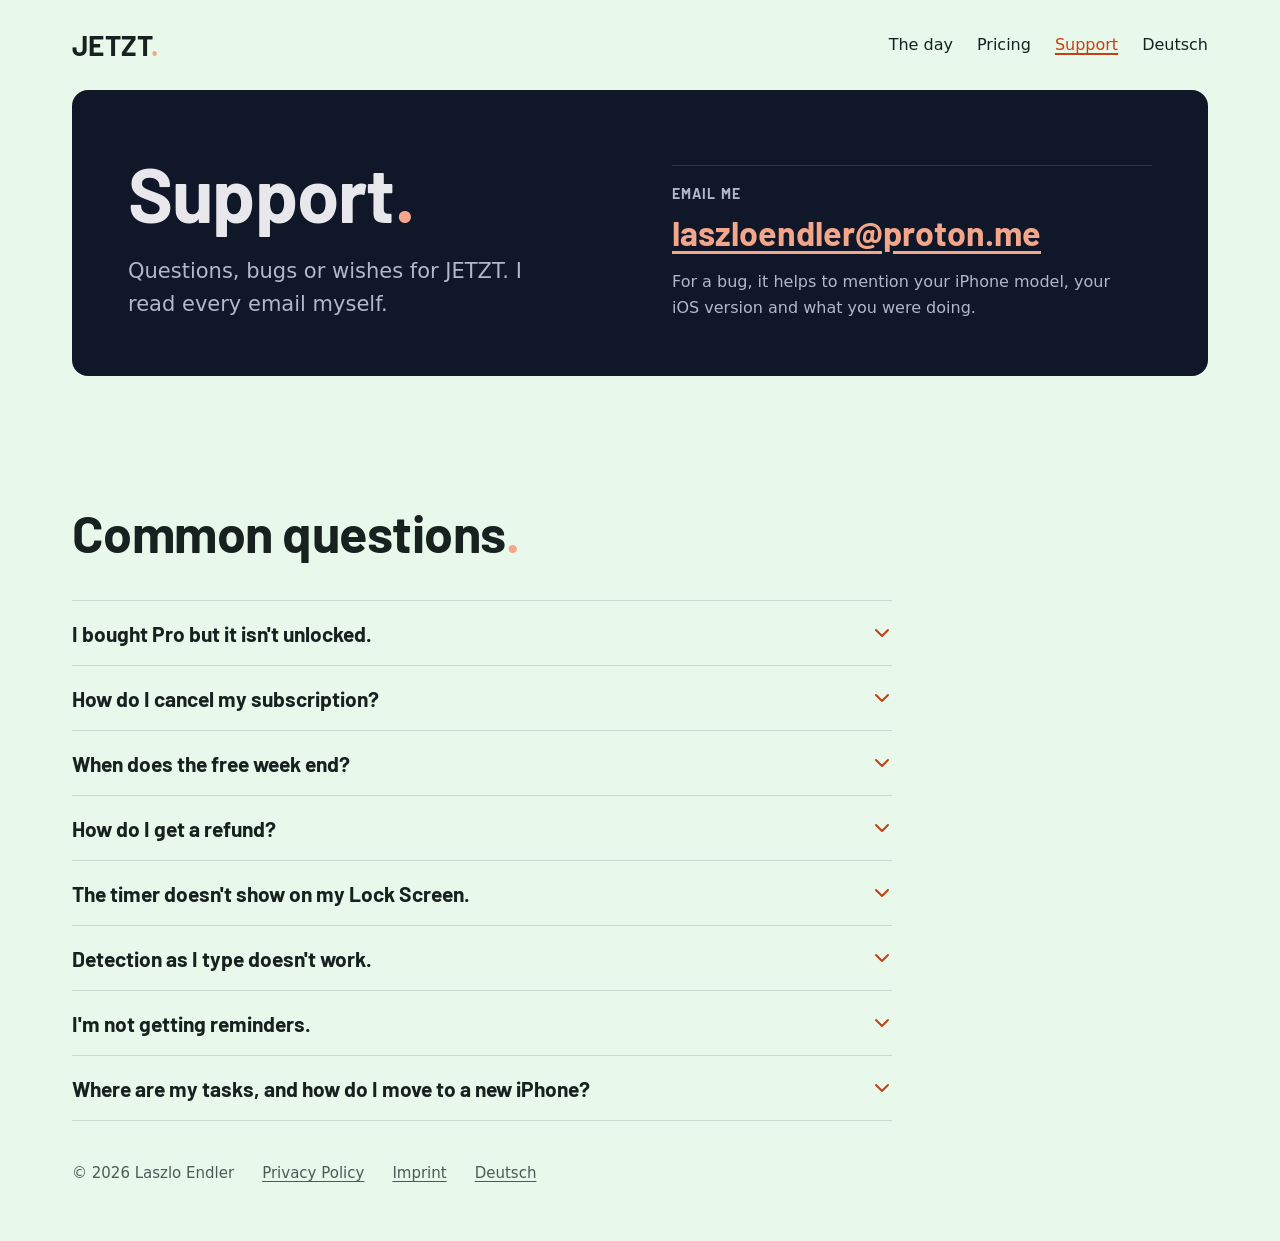
<file: en/support/index.html>
<!doctype html>
<html lang="en">
<head>
<meta charset="utf-8">
<meta name="viewport" content="width=device-width, initial-scale=1">
<title>Support · JETZT.</title>
<meta name="description" content="Help and contact for JETZT.">
<link rel="alternate" hreflang="de" href="https://laszloendler.github.io/jetzt-app/support/">
<link rel="alternate" hreflang="en" href="https://laszloendler.github.io/jetzt-app/en/support/">
<link rel="icon" href="../../img/icon.png">
<link rel="apple-touch-icon" href="../../img/icon.png">
<link rel="stylesheet" href="../../site.css">
</head>
<body>
<div class="wrap">
<header class="top">
<a class="logo" href="../" aria-label="JETZT.">JETZT<span>.</span></a>
<nav aria-label="Main menu">
<a href="../#tag">The day</a>
<a href="../#preis">Pricing</a>
<a href="./" aria-current="page">Support</a>
<a href="../../support/" lang="de">Deutsch</a>
</nav>
</header>

<main>
<section class="board support night" aria-labelledby="titel">
<div>
<h1 id="titel">Support<span class="pt">.</span></h1>
<p class="sub">Questions, bugs or wishes for JETZT. I read every email myself.</p>
</div>
<div class="desk">
<span class="lbl">Email me</span>
<a class="mail" href="mailto:laszloendler@proton.me">laszloendler@proton.me</a>
<p>For a bug, it helps to mention your iPhone model, your iOS version and what you were doing.</p>
</div>
</section>

<section class="sec faq" aria-labelledby="fragen">
<h2 class="h2" id="fragen">Common questions<span class="pt">.</span></h2>
<div class="qa"><details><summary>I bought Pro but it isn't unlocked.<svg width="20" height="20" viewBox="0 0 20 20" aria-hidden="true"><path d="M4 7l6 6 6-6" fill="none" stroke="currentColor" stroke-width="2" stroke-linecap="round" stroke-linejoin="round"/></svg></summary><p>In the app, go to More and tap “Already purchased? Restore”, signed in with the same Apple ID you bought it with. Your iPhone needs to be online for this. If it fails offline, your purchase is still there.</p></details><details><summary>How do I cancel my subscription?<svg width="20" height="20" viewBox="0 0 20 20" aria-hidden="true"><path d="M4 7l6 6 6-6" fill="none" stroke="currentColor" stroke-width="2" stroke-linecap="round" stroke-linejoin="round"/></svg></summary><p>In iPhone Settings under Apple Account → Subscriptions → JETZT. The subscription renews unless you cancel at least 24 hours before the end of the current period. The one-time purchase does not need cancelling, it never renews.</p></details><details><summary>When does the free week end?<svg width="20" height="20" viewBox="0 0 20 20" aria-hidden="true"><path d="M4 7l6 6 6-6" fill="none" stroke="currentColor" stroke-width="2" stroke-linecap="round" stroke-linejoin="round"/></svg></summary><p>The free week comes with the yearly plan. On day 5 JETZT. sends you a notification that it is ending, if you allowed notifications. Cancel before then and nothing is charged.</p></details><details><summary>How do I get a refund?<svg width="20" height="20" viewBox="0 0 20 20" aria-hidden="true"><path d="M4 7l6 6 6-6" fill="none" stroke="currentColor" stroke-width="2" stroke-linecap="round" stroke-linejoin="round"/></svg></summary><p>Refunds go through Apple at <a href="https://reportaproblem.apple.com">reportaproblem.apple.com</a>. I have no access to them.</p></details><details><summary>The timer doesn't show on my Lock Screen.<svg width="20" height="20" viewBox="0 0 20 20" aria-hidden="true"><path d="M4 7l6 6 6-6" fill="none" stroke="currentColor" stroke-width="2" stroke-linecap="round" stroke-linejoin="round"/></svg></summary><p>Allow Live Activities: iPhone Settings → JETZT. → Live Activities. After that the timer also runs on the Lock Screen and in the Dynamic Island.</p></details><details><summary>Detection as I type doesn't work.<svg width="20" height="20" viewBox="0 0 20 20" aria-hidden="true"><path d="M4 7l6 6 6-6" fill="none" stroke="currentColor" stroke-width="2" stroke-linecap="round" stroke-linejoin="round"/></svg></summary><p>It needs Apple Intelligence on an iPhone that supports it, turned on in iOS Settings. The app shows the status under More → On-device AI. Without Apple Intelligence, JETZT. still recognizes dates with simple rules, just less precisely.</p></details><details><summary>I'm not getting reminders.<svg width="20" height="20" viewBox="0 0 20 20" aria-hidden="true"><path d="M4 7l6 6 6-6" fill="none" stroke="currentColor" stroke-width="2" stroke-linecap="round" stroke-linejoin="round"/></svg></summary><p>Allow notifications for JETZT. in iPhone Settings. You set the times for Plan day, Energy check and Wind down in the app under More.</p></details><details><summary>Where are my tasks, and how do I move to a new iPhone?<svg width="20" height="20" viewBox="0 0 20 20" aria-hidden="true"><path d="M4 7l6 6 6-6" fill="none" stroke="currentColor" stroke-width="2" stroke-linecap="round" stroke-linejoin="round"/></svg></summary><p>Only on your iPhone. There is no account and no server with your tasks. If iCloud Backup is on, they are part of it and come along when you set up a new iPhone from that backup. More → “Export data” gives you a JSON file, “Delete all data” removes everything.</p></details></div>
</section>
</main>

<footer class="foot">
<span>© 2026 Laszlo Endler</span>
<a href="https://laszloendler.github.io/jetzt-app-legal/JETZT-Privacy-Policy.html">Privacy Policy</a>
<a href="https://laszloendler.github.io/jetzt-app-legal/JETZT-Impressum.html">Imprint</a>
<a href="../../support/" lang="de">Deutsch</a>
</footer>
</div>
</body>
</html>
</file>
<file: site.css>
@font-face{font-family:"Barlow";font-weight:700;font-style:normal;font-display:swap;src:url(fonts/barlow-700.woff2) format("woff2")}

:root{
  --ground:#e8f8eb;
  --card:#ffffff;
  --ink:#172120;
  --ink-2:#4c5b57;
  --rule:rgba(23,33,32,.13);
  --accent:#f4a68a;
  --accent-ink:#c34112;
  --accent-soft:rgba(244,166,138,.16);
  --on-accent:#151c2e;
  --night:#0f1729;
  --night-card:#232741;
  --night-seg:#40435a;
  --night-ink:#e8e8ec;
  --night-2:#b3b7c6;
  --night-rule:rgba(232,232,236,.14);
  --night-accent-ink:#f6b8a1;
  --head:"Barlow",system-ui,-apple-system,"Segoe UI",sans-serif;
  --body:system-ui,-apple-system,"Segoe UI",Roboto,sans-serif;
  --r-panel:16px;
  --r-card:14px;
  --wrap:1200px;
  --gutter:32px;
  --section:128px;
}

*{box-sizing:border-box}
html{scroll-behavior:smooth;-webkit-text-size-adjust:100%}
@media (prefers-reduced-motion:reduce){html{scroll-behavior:auto}}
body{margin:0;background:var(--ground);color:var(--ink);font:18px/1.6 var(--body);-webkit-font-smoothing:antialiased}
img{max-width:100%;display:block}
a{color:var(--accent-ink);text-underline-offset:3px}
::selection{background:var(--accent);color:var(--on-accent)}
:focus-visible{outline:2px solid var(--accent-ink);outline-offset:3px;border-radius:6px}
.night :focus-visible{outline-color:var(--accent)}
h1,h2,h3{font-family:var(--head);font-weight:700;margin:0;letter-spacing:-.01em}
h1 .pt,h2 .pt{color:var(--accent)}
p{margin:0}
.wrap{max-width:var(--wrap);margin:0 auto;padding-inline:var(--gutter)}
.sr{position:absolute;width:1px;height:1px;overflow:hidden;clip:rect(0 0 0 0);white-space:nowrap}
.num{font-variant-numeric:tabular-nums}

/* Kopf */
.top{display:flex;flex-wrap:wrap;align-items:center;justify-content:space-between;gap:12px 24px;padding-block:22px}
.logo{font:700 28px/1 var(--head);color:var(--ink);text-decoration:none;letter-spacing:.01em}
.logo span{color:var(--accent)}
.top nav{display:flex;flex-wrap:wrap;gap:4px 24px;font-size:16px}
.top nav a{color:var(--ink);text-decoration:none;padding-block:10px}
.top nav a:hover{color:var(--accent-ink);text-decoration:underline}

/* Knöpfe */
.btn{display:inline-flex;align-items:center;gap:10px;min-height:52px;padding:14px 28px;border-radius:999px;background:var(--accent);color:var(--on-accent);font:600 17px/1.2 var(--body);text-decoration:none;border:0;cursor:pointer}
.btn:hover{background:#f6b8a1}
.btn svg{flex:none}

/* Tafel */
.night{background:var(--night);color:var(--night-ink);border-radius:var(--r-panel)}
.board{display:grid;grid-template-columns:minmax(0,1fr) 440px;gap:64px;padding:56px;align-items:center}
.board h1{font-size:76px;line-height:1.02;margin-top:8px}
.board .sub{font-size:21px;line-height:1.55;color:var(--night-2);max-width:30ch;margin-top:24px}
.board .act{margin-top:40px;display:flex;flex-direction:column;align-items:flex-start;gap:14px}
.board .price{font-size:15px;color:var(--night-2)}
.lbl{font:700 14px/1.2 var(--head);letter-spacing:.08em;text-transform:uppercase;color:var(--night-2)}

.call{display:grid;grid-template-columns:auto 1fr auto;align-items:end;gap:6px 20px;padding-bottom:20px;border-bottom:1px solid var(--night-rule)}
.call .lbl{grid-column:1/-1}
.matrix{display:block;height:84px;width:calc(84px * 23 / 7)}
.matrix-text{font:700 64px/84px var(--head);color:var(--accent)}
.js .matrix-text{display:none}
html:not(.js) .matrix{display:none}
.area{font:700 20px/1.2 var(--head);color:var(--night-ink);padding-bottom:6px}
.area small{display:block;font:500 13px/1.4 var(--body);color:var(--night-2);margin-bottom:4px}

.screen{padding-top:24px}


.tally{display:flex;flex-wrap:wrap;gap:6px 28px;margin-top:20px;padding-top:16px;border-top:1px solid var(--night-rule);font-size:14px;color:var(--night-2)}
.tally b{color:var(--night-ink);font-weight:600}
.tally .ex{margin-left:auto}

/* Fokus-Karte wie in App.tsx (focusCard in lib/tokens.ts) */
.fcard{--c-card:var(--night-card);--c-ink:var(--night-ink);--c-2:#a9adbd;--c-acc:var(--accent);--c-accink:var(--night-accent-ink);--c-soft:rgba(244,166,138,.13);--c-neutral:rgba(255,255,255,.1);--c-hair:rgba(255,255,255,.08);background:var(--c-card);color:var(--c-ink);border-radius:24px;padding:22px 22px 20px}
.fhead{display:flex;justify-content:space-between;align-items:center;gap:12px}
.fchips{display:flex;flex-wrap:wrap;gap:6px}
.chip{display:inline-flex;align-items:center;gap:6px;height:28px;padding:0 10px;border-radius:999px;background:var(--c-neutral);color:var(--c-2);font:600 13px/1 var(--body)}
.chip.acc{background:var(--c-soft);color:var(--c-accink)}
.chip[hidden]{display:none}
.orb{width:14px;height:14px;border-radius:50%;flex:none}
.orb[data-e="low"]{background:radial-gradient(circle at 35% 30%,#eef0fb,#9aa2cc 70%)}
.orb[data-e="medium"]{background:radial-gradient(circle at 35% 30%,#fde3ea,#e57d98 70%)}
.orb[data-e="high"]{background:radial-gradient(circle at 35% 30%,#ffc59a,#e0552c 70%)}
.ficons{display:flex;gap:14px;color:var(--c-2)}
.ftitle{font:700 34px/1.12 var(--body);letter-spacing:-.01em;margin-top:16px;color:var(--c-ink);overflow-wrap:anywhere}
.flist{list-style:none;margin:10px 0 0;padding:0}
.flist li+li{border-top:1px solid var(--c-hair)}
.flist button{display:flex;align-items:center;gap:12px;width:100%;min-height:46px;background:none;border:0;color:var(--c-ink);font:17px/1.3 var(--body);text-align:left;cursor:pointer;padding:0}
.flist .bx{flex:none;width:24px;height:24px;border:1.8px solid var(--c-2);border-radius:50%;display:grid;place-items:center}
.flist .bx svg{display:none}
.flist [aria-pressed="true"] .bx{background:var(--c-acc);border-color:var(--c-acc)}
.flist [aria-pressed="true"] .bx svg{display:block}
.flist [aria-pressed="true"] .tx{text-decoration:line-through;color:var(--c-2)}
.fempty{font:500 17px/1.5 var(--body);color:var(--c-2);margin-top:14px}
.ftimer{display:flex;align-items:center;justify-content:space-between;gap:12px;margin-top:22px;padding-top:16px;border-top:1px solid var(--c-hair)}
.tnum{display:block;font:700 44px/1 var(--body);letter-spacing:-.01em;color:var(--c-ink)}
.tsub{display:block;font-size:13px;color:var(--c-2);margin-top:6px}
.tpill{display:inline-flex;align-items:center;gap:7px;min-height:44px;padding:0 18px;border-radius:999px;border:0;background:var(--c-soft);color:var(--c-accink);font:600 15px/1 var(--body);cursor:pointer}
.tpill.run .play{display:none}
.fdone{display:flex;align-items:center;justify-content:center;gap:8px;width:100%;min-height:52px;margin-top:16px;border:0;border-radius:999px;background:var(--c-acc);color:var(--on-accent);font:600 18px/1 var(--body);cursor:pointer}
.fdone:hover{filter:brightness(1.05)}
button.fdone:disabled,.tpill:disabled{opacity:.45;cursor:default}
.swipe{display:flex;justify-content:space-between;align-items:center;margin-top:6px;padding-inline:4px;font:500 13px/1 var(--body);color:var(--night-2)}
.swipe button{min-height:44px;padding:0;background:none;border:0;color:inherit;font:inherit;cursor:pointer}
.swipe button:hover{color:var(--night-ink)}
.swipe button:disabled{opacity:.5;cursor:default}
.preview{--p-bg:#e8f8eb;background:var(--p-bg);border-radius:30px;padding:24px 18px;box-shadow:0 18px 40px rgba(23,33,32,.14);transition:background .25s ease-out}
.preview{--p-2:#3c3c43}
.pcard{--c-card:#fff;--c-ink:#000;--c-2:#3c3c43;--c-accink:#c34112;--c-neutral:rgba(118,118,128,.12);--c-hair:rgba(60,60,67,.1);transition:background .25s ease-out}

@media (prefers-reduced-motion:no-preference){
  .fcard.in{animation:callin .22s ease-out}
}
@keyframes callin{from{transform:translateY(10px)}to{transform:none}}

/* Abschnitte */
.sec{padding-block:var(--section) 0}
.h2{font-size:52px;line-height:1.08;max-width:18ch}
.lede{font-size:20px;line-height:1.6;color:var(--ink-2);max-width:58ch;margin-top:20px}

/* Warteraum */
.queue{display:grid;grid-template-columns:minmax(0,1.5fr) minmax(0,1fr);gap:64px;margin-top:56px;align-items:start}
.tickets{display:grid;grid-template-columns:repeat(3,minmax(0,1fr));gap:4px;list-style:none;margin:0;padding:0}
.tickets li{display:block;min-width:0;padding:5px 8px;border-radius:6px;background:rgba(23,33,32,.05);color:#5f6c69;font-size:13px;line-height:1.3;white-space:nowrap;overflow:hidden;text-overflow:ellipsis}
.tickets b{margin-right:8px;font:700 13px/1.3 var(--head);font-variant-numeric:tabular-nums;color:#5f6c69}
.tickets li.on{background:var(--night);color:var(--night-ink)}
.tickets li.on b{color:var(--accent)}
.tickets-cap{font-size:15px;color:var(--ink-2);margin-top:14px}
.pains{list-style:none;margin:0;padding:0}
.pains li{padding-block:22px;border-top:1px solid var(--rule)}
.pains li:last-child{border-bottom:1px solid var(--rule)}
.pains p{font-size:20px;line-height:1.5}
.pains em{display:block;font-style:normal;font-size:16px;color:var(--accent-ink);margin-top:6px}

/* Tagesablauf */
.day{margin-top:24px}
.drow{display:grid;grid-template-columns:200px minmax(0,1fr) 300px;gap:48px;align-items:start;padding-block:64px;border-top:1px solid var(--rule)}
.drow:first-child{border-top:0}
.when{font:700 24px/1.2 var(--head);color:var(--accent-ink);padding-top:8px}
.drow h3{font-size:38px;line-height:1.1}
.drow .lede{font-size:19px}
.points{list-style:none;margin:24px 0 0;padding:0;max-width:58ch}
.points li{padding-left:20px;position:relative;margin-top:12px;font-size:17px;color:var(--ink-2)}
.points li::before{content:"";position:absolute;left:0;top:.62em;width:8px;height:8px;border-radius:50%;background:var(--accent)}
.points strong{color:var(--ink);font-weight:600}
.shot{aspect-ratio:1320/2868;border-radius:30px;box-shadow:0 18px 40px rgba(23,33,32,.14),0 3px 8px rgba(23,33,32,.06);width:100%;height:auto;background:var(--card)}
.ai{margin-top:24px;padding:14px 18px;border-radius:var(--r-card);background:var(--card);font-size:15px;max-width:52ch}
.ai strong{display:block;font-weight:600}
.ai span{color:var(--ink-2)}

/* Anzeigetabelle */
.feats{margin-top:48px;background:var(--card);border-radius:var(--r-panel);padding:8px 40px}
.feats dl{margin:0;display:grid;grid-template-columns:repeat(2,minmax(0,1fr));column-gap:56px}
.feat{display:grid;grid-template-columns:190px minmax(0,1fr);gap:20px;padding-block:22px;border-top:1px solid var(--rule)}
.feat:nth-child(-n+2){border-top:0}
.feat dt{font:700 19px/1.35 var(--head)}
.feat dd{margin:0;font-size:16px;line-height:1.55;color:var(--ink-2)}

/* Farben */
.colors{display:grid;grid-template-columns:minmax(0,1fr) 420px;gap:64px;align-items:center}
.picker{margin-top:36px;display:grid;gap:24px}
.picker fieldset{border:0;margin:0;padding:0}
.picker legend{font:700 15px/1.2 var(--head);letter-spacing:.06em;text-transform:uppercase;color:var(--ink-2);margin-bottom:10px;padding:0}
.sw{display:flex;flex-wrap:wrap;gap:10px}
.sw label{position:relative;display:flex;align-items:center;gap:8px;min-height:44px;padding:6px 14px 6px 8px;border-radius:999px;background:var(--card);font-size:15px;cursor:pointer;border:1px solid var(--rule)}
.sw input{position:absolute;opacity:0;pointer-events:none}
.sw i{width:26px;height:26px;border-radius:50%;border:1px solid rgba(23,33,32,.18)}
.sw label:has(input:checked){border-color:var(--ink);box-shadow:inset 0 0 0 1px var(--ink)}
.sw label:has(input:focus-visible){outline:2px solid var(--accent-ink);outline-offset:3px}
.free{font-size:15px;color:var(--ink-2);margin-top:20px}
.preview figcaption{font-size:13px;color:var(--p-2);margin-top:14px;text-align:center}

/* Forschung */
.research{display:grid;grid-template-columns:minmax(0,1fr) minmax(0,1fr);gap:64px;align-items:start}
.quote{margin:0}
.quote blockquote{margin:0;font:700 40px/1.2 var(--head);letter-spacing:-.01em}
.quote blockquote p::before{content:"„";color:var(--accent-ink)}
.quote figcaption{margin-top:20px;font-size:16px;color:var(--ink-2)}
.facts{list-style:none;margin:0;padding:0}
.facts li{padding-block:20px;border-top:1px solid var(--rule);font-size:18px;color:var(--ink-2)}
.facts li:first-child{border-top:0;padding-top:6px}
.facts b{color:var(--ink);font-weight:600}

/* Preis */
.plans{margin-top:48px;display:grid;grid-template-columns:minmax(0,1fr) 360px;gap:48px;align-items:start}
table{width:100%;border-collapse:collapse;font-size:17px;table-layout:fixed}
th,td{text-align:left;padding:14px 12px;border-bottom:1px solid var(--rule);vertical-align:middle}
thead th{font:700 18px/1.2 var(--head);border-bottom:2px solid var(--ink)}
thead th:first-child{width:40%}
td .no{color:var(--ink-2)}
td svg{display:block;color:var(--accent-ink)}
.pro{background:var(--card);border-radius:var(--r-panel);padding:32px}
.pro h3{font-size:30px}
.pro ul{list-style:none;margin:20px 0 0;padding:0}
.pro li{display:flex;justify-content:space-between;align-items:baseline;gap:12px;padding-block:12px;border-top:1px solid var(--rule)}
.pro li b{font:700 22px/1.2 var(--head);white-space:nowrap}
.pro li span{font-size:15px;color:var(--ink-2);text-align:right}
.pro p{font-size:15px;color:var(--ink-2);margin-top:16px}
.pro .btn{margin-top:20px}
.why{margin-top:56px;max-width:68ch}
.why h3{font-size:26px}
.why p{margin-top:12px;color:var(--ink-2)}

/* Schluss */
.close{margin-top:var(--section);display:grid;grid-template-columns:minmax(0,1fr) auto;gap:48px;align-items:center;padding:56px}
.close h2{font-size:56px;line-height:1.05}
.close p{font-size:20px;color:var(--night-2);margin-top:16px;max-width:40ch}
.close .call{border:0;padding:0;grid-template-columns:auto auto;justify-content:end}

.foot{display:flex;flex-wrap:wrap;gap:8px 28px;padding-block:40px 56px;font-size:15px;color:var(--ink-2)}
.foot a{color:var(--ink-2)}
.foot a:hover{color:var(--ink)}

/* Support */
.board.support{grid-template-columns:minmax(0,1fr) minmax(0,1fr);align-items:end}
.desk{border-top:1px solid var(--night-rule);padding-top:20px}
.desk .lbl{display:block}
.mail{display:inline-block;margin-top:10px;font:700 34px/1.2 var(--head);color:var(--accent);overflow-wrap:anywhere;text-underline-offset:5px}
.mail:hover{color:#f6b8a1}
.desk p{margin-top:14px;font-size:16px;color:var(--night-2);max-width:46ch}
.qa{margin-top:40px;max-width:820px}
.qa details{border-bottom:1px solid var(--rule)}
.qa details:first-child{border-top:1px solid var(--rule)}
.qa summary{list-style:none;display:flex;align-items:center;justify-content:space-between;gap:24px;min-height:64px;padding-block:14px;cursor:pointer;font:700 21px/1.3 var(--head)}
.qa summary::-webkit-details-marker{display:none}
.qa summary svg{flex:none;color:var(--accent-ink)}
.qa details[open] summary svg{transform:rotate(180deg)}
.qa p{font-size:17px;line-height:1.65;color:var(--ink-2);max-width:62ch;padding-bottom:22px}
.top nav a[aria-current="page"]{color:var(--accent-ink);text-decoration:underline;text-decoration-thickness:2px}
@media (prefers-reduced-motion:no-preference){.qa summary svg{transition:transform .2s ease-out}}
@media (max-width:860px){.board.support{grid-template-columns:minmax(0,1fr)}.mail{font-size:26px}.qa summary{font-size:19px}}

@media (max-width:1100px){
  .board{grid-template-columns:minmax(0,1fr) 400px;gap:40px;padding:44px}
  .board h1{font-size:60px}
  .drow{grid-template-columns:minmax(0,1fr) 260px;gap:40px}
  .when{grid-column:1/-1;padding-top:0}
  .feats dl{grid-template-columns:minmax(0,1fr)}
  .feat:nth-child(2){border-top:1px solid var(--rule)}
}
@media (max-width:860px){
  :root{--gutter:16px;--section:80px}
  body{font-size:17px}
  .board{grid-template-columns:minmax(0,1fr);gap:40px;padding:32px 20px 24px;border-radius:0;margin-inline:calc(var(--gutter) * -1)}
  .board h1{font-size:46px}
  .board .sub{font-size:19px}
  .board .act{margin-top:28px}
  .h2{font-size:38px}
  .lede{font-size:18px}
  .queue,.colors,.research,.plans{grid-template-columns:minmax(0,1fr);gap:40px}
  .tickets{grid-template-columns:repeat(2,minmax(0,1fr))}
  .tickets li:nth-child(n+13){display:none}
  .drow{grid-template-columns:minmax(0,1fr);gap:24px;padding-block:48px}
  .drow .shot{max-width:280px;margin-inline:auto}
  .drow h3{font-size:30px}
  .feats{padding:4px 20px}
  .feat{grid-template-columns:minmax(0,1fr);gap:4px;padding-block:18px}
  .quote blockquote{font-size:30px}
  table{font-size:15px}
  th,td{padding:12px 6px}
  thead th:first-child{width:38%}
  .pro{padding:24px 20px}
  .close{grid-template-columns:minmax(0,1fr);padding:40px 20px;border-radius:0;margin-inline:calc(var(--gutter) * -1);gap:32px}
  .close h2{font-size:40px}
  .close .call{justify-content:start}
  .matrix{height:64px;width:calc(64px * 23 / 7)}
}
</file>
